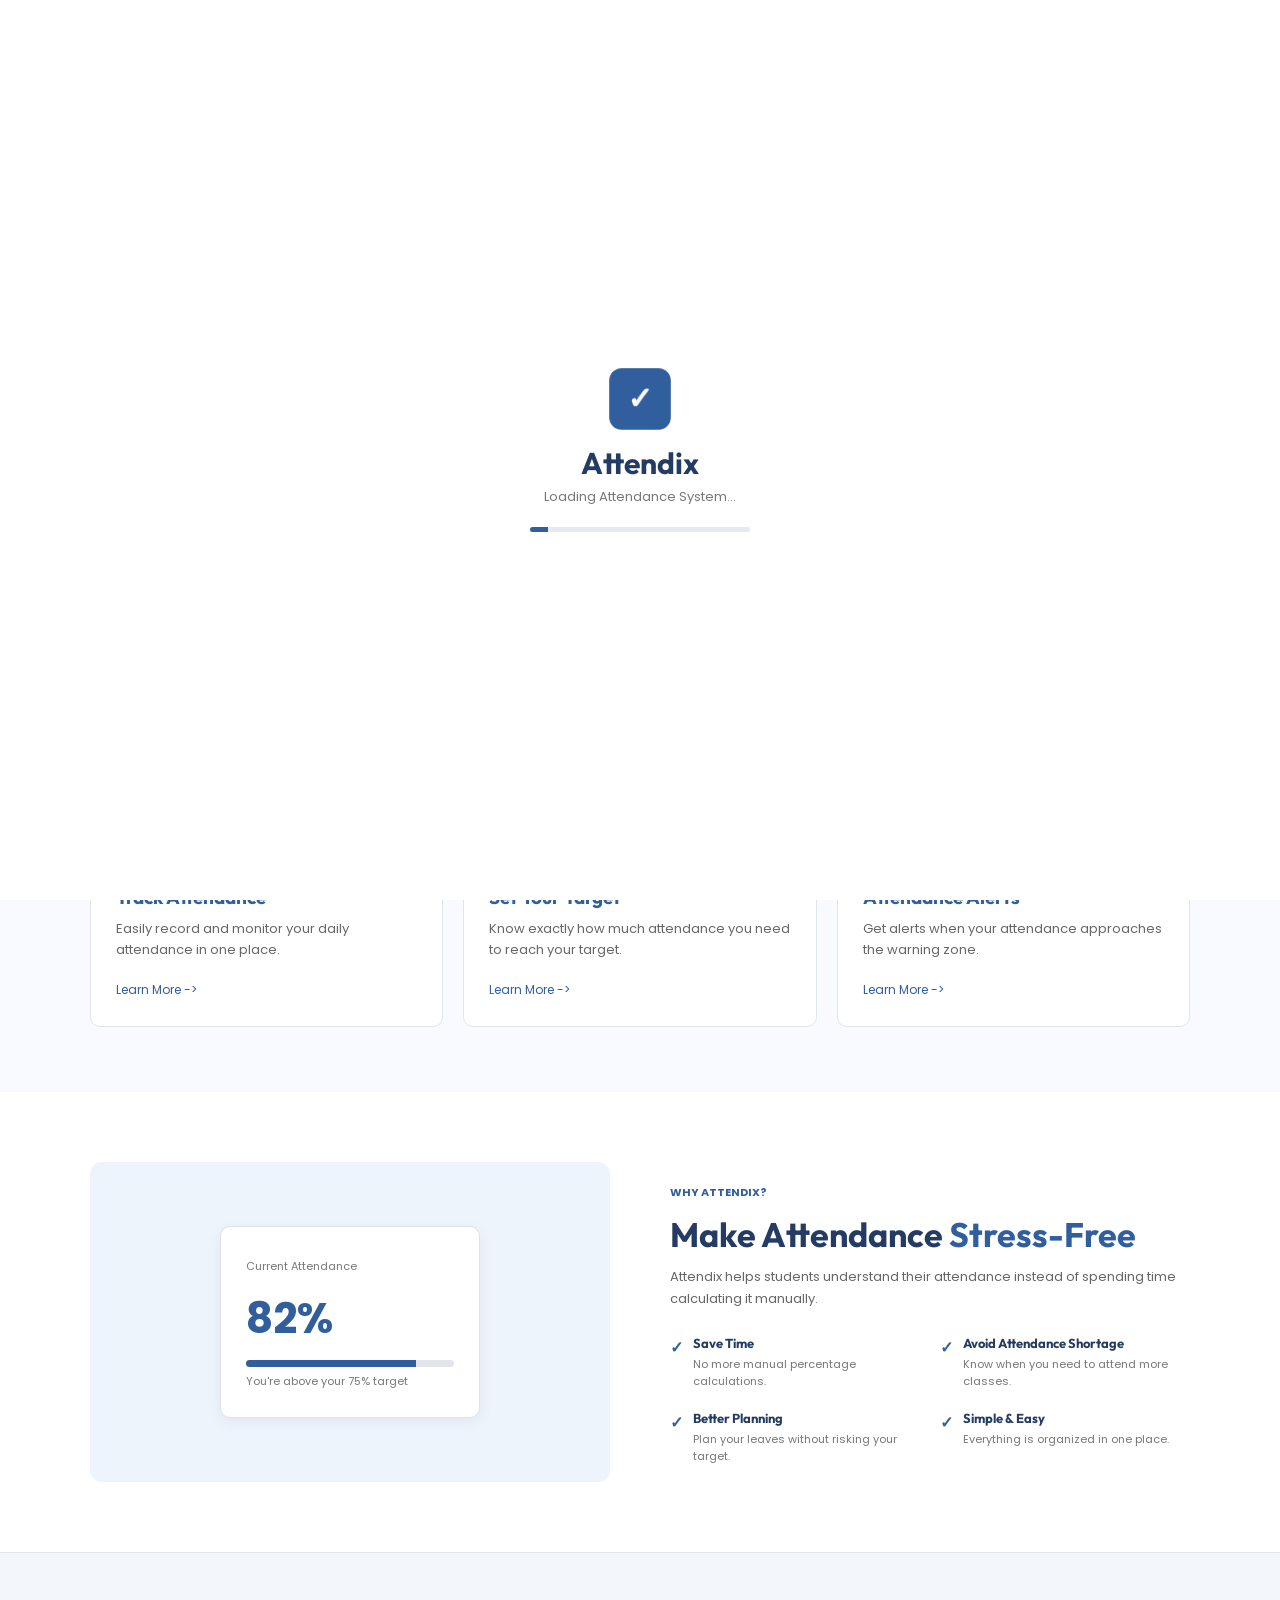
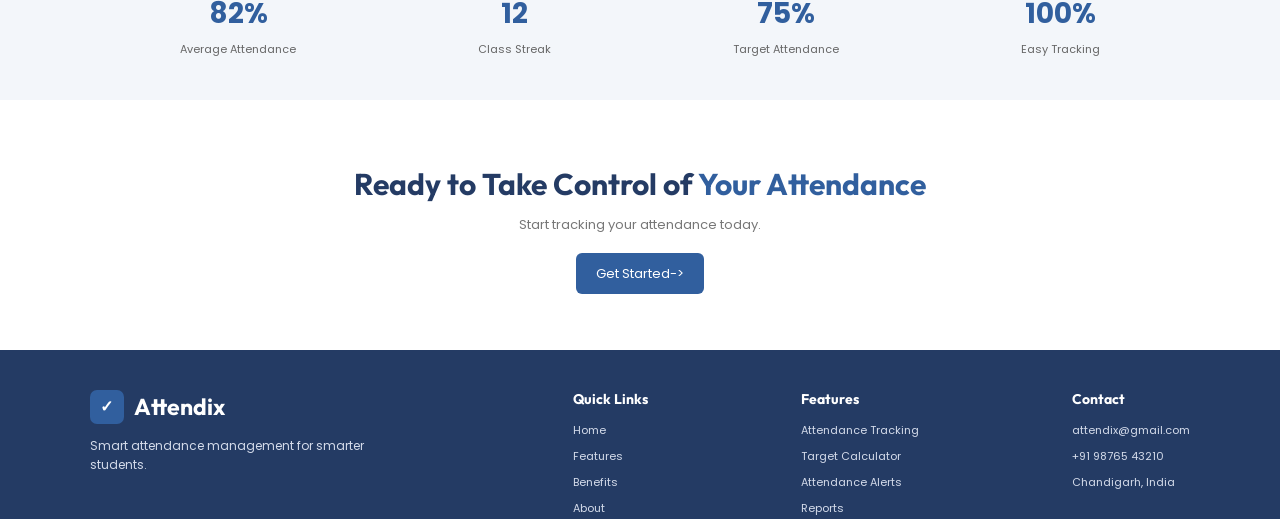
<file: index.html>
<!DOCTYPE html>
<html>
<head>
    <meta charset="UTF-8">
    <meta http-equiv="refresh" content="0; url=HTML/website.html">
    <title>Attendix</title>
</head>
<body>
    <a href="HTML/website.html">Open Attendix</a>
</body>
</html>
</file>
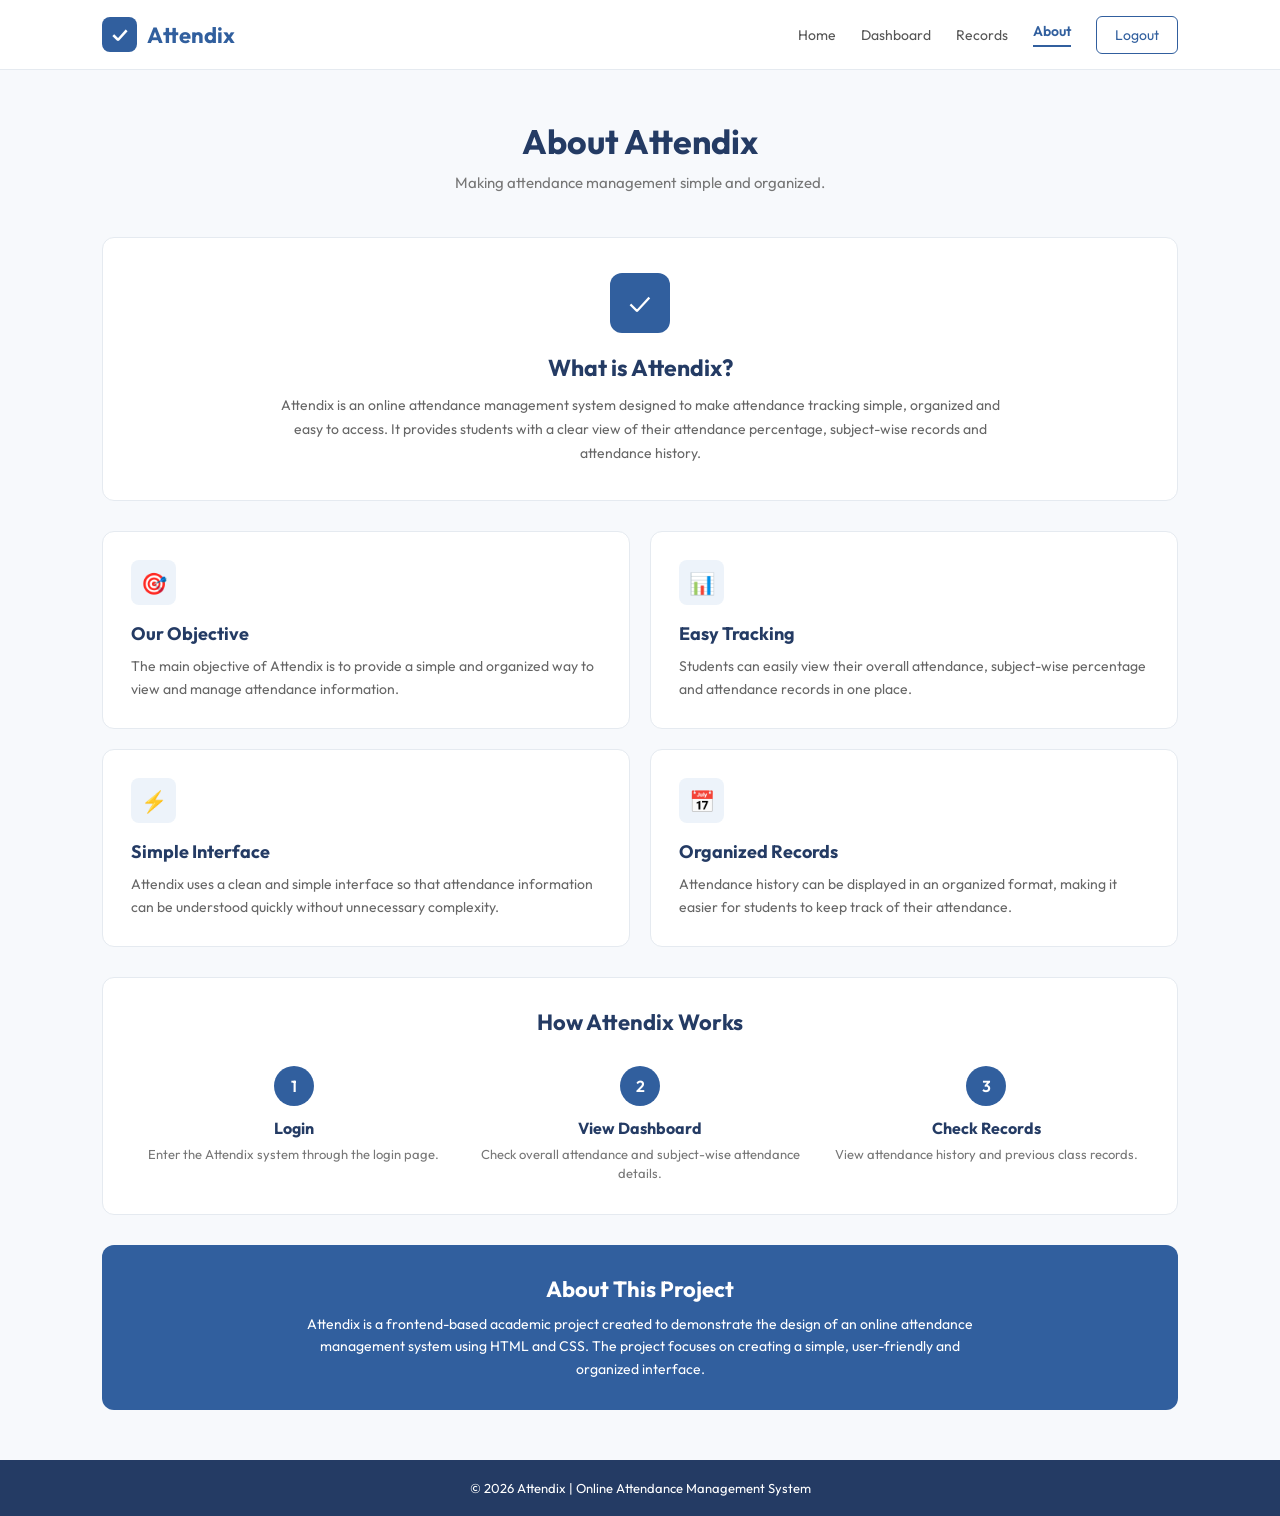
<file: CSS/about.html>
<!DOCTYPE html>
<html lang="en">

<head>

    <meta charset="UTF-8">
    <meta name="viewport" content="width=device-width, initial-scale=1.0">

    <title>Attendix - About</title>

    <link rel="preconnect" href="https://fonts.googleapis.com">
    <link rel="preconnect" href="https://fonts.gstatic.com" crossorigin>

    <link href="https://fonts.googleapis.com/css2?family=Outfit:wght@400;500;600;700&display=swap" rel="stylesheet">

    <style>

        * {
            margin: 0;
            padding: 0;
            box-sizing: border-box;
            font-family: 'Outfit', sans-serif;
        }

        body {
            background-color: #f7f9fc;
            color: #243b64;
        }


        /* NAVBAR */

        .navbar {
            height: 70px;
            background-color: white;

            display: flex;
            align-items: center;
            justify-content: space-between;

            padding: 0 8%;

            border-bottom: 1px solid #e5eaf0;
        }

        .logo {
            display: flex;
            align-items: center;
            gap: 10px;

            font-size: 22px;
            font-weight: 700;

            color: #315f9e;
        }

        .logo-box {
            width: 35px;
            height: 35px;

            background-color: #315f9e;
            color: white;

            border-radius: 8px;

            display: flex;
            align-items: center;
            justify-content: center;

            font-size: 19px;
        }

        .nav-links {
            display: flex;
            align-items: center;
            gap: 25px;
        }

        .nav-links a {
            text-decoration: none;
            color: #555;
            font-size: 14px;
        }

        .nav-links a:hover {
            color: #315f9e;
        }

        .nav-links a.active {
        color: #315f9e;
        font-weight: 600;
        border-bottom: 2px solid #315f9e;
        padding-bottom: 5px;
    }

        .logout {
            padding: 9px 18px;

            border: 1px solid #315f9e;
            border-radius: 6px;

            color: #315f9e !important;
        }

        .logout:hover {
            background-color: #315f9e;
            color: white !important;
        }


        /* MAIN */

        .container {
            width: 84%;
            max-width: 1100px;

            margin: 50px auto;
        }


        /* HEADING */

        .page-heading {
            text-align: center;

            margin-bottom: 45px;
        }

        .page-heading h1 {
            font-size: 34px;

            margin-bottom: 10px;
        }

        .page-heading p {
            color: #777;

            font-size: 15px;
        }


        /* INTRODUCTION */

        .intro {
            background-color: white;

            border: 1px solid #e5eaf0;

            border-radius: 12px;

            padding: 35px;

            text-align: center;

            margin-bottom: 30px;
        }

        .intro-icon {
            width: 60px;
            height: 60px;

            background-color: #315f9e;

            color: white;

            border-radius: 12px;

            display: flex;
            align-items: center;
            justify-content: center;

            margin: 0 auto 20px;

            font-size: 28px;
        }

        .intro h2 {
            font-size: 23px;

            margin-bottom: 12px;
        }

        .intro p {
            max-width: 750px;

            margin: auto;

            color: #666;

            line-height: 1.7;

            font-size: 14px;
        }


        /* CARDS */

        .cards {
            display: grid;

            grid-template-columns: repeat(2, 1fr);

            gap: 20px;

            margin-bottom: 30px;
        }

        .card {
            background-color: white;

            border: 1px solid #e5eaf0;

            border-radius: 12px;

            padding: 28px;
        }

        .card-icon {
            width: 45px;
            height: 45px;

            background-color: #edf3fa;

            color: #315f9e;

            border-radius: 8px;

            display: flex;
            align-items: center;
            justify-content: center;

            font-size: 21px;

            margin-bottom: 17px;
        }

        .card h3 {
            font-size: 18px;

            margin-bottom: 10px;
        }

        .card p {
            color: #666;

            font-size: 14px;

            line-height: 1.6;
        }


        /* HOW IT WORKS */

        .how-it-works {
            background-color: white;

            border: 1px solid #e5eaf0;

            border-radius: 12px;

            padding: 30px;

            margin-bottom: 30px;
        }

        .how-it-works h2 {
            text-align: center;

            font-size: 22px;

            margin-bottom: 30px;
        }

        .steps {
            display: grid;

            grid-template-columns: repeat(3, 1fr);

            gap: 25px;
        }

        .step {
            text-align: center;
        }

        .step-number {
            width: 40px;
            height: 40px;

            background-color: #315f9e;

            color: white;

            border-radius: 50%;

            display: flex;
            align-items: center;
            justify-content: center;

            margin: 0 auto 12px;

            font-weight: 600;
        }

        .step h3 {
            font-size: 16px;

            margin-bottom: 7px;
        }

        .step p {
            color: #777;

            font-size: 13px;

            line-height: 1.5;
        }


        /* PROJECT INFO */

        .project-info {
            background-color: #315f9e;

            color: white;

            border-radius: 12px;

            padding: 30px;

            text-align: center;
        }

        .project-info h2 {
            font-size: 22px;

            margin-bottom: 10px;
        }

        .project-info p {
            font-size: 14px;

            line-height: 1.6;

            max-width: 700px;

            margin: auto;
        }


        /* FOOTER */

        footer {
            background-color: #243b64;

            color: white;

            text-align: center;

            padding: 20px;

            margin-top: 50px;
        }

        footer p {
            font-size: 13px;
        }


        /* RESPONSIVE */

        @media (max-width: 800px) {

            .navbar {
                padding: 0 5%;
            }

            .nav-links {
                gap: 10px;
            }

            .container {
                width: 90%;
            }

            .cards {
                grid-template-columns: 1fr;
            }

            .steps {
                grid-template-columns: 1fr;
            }

        }

    </style>

</head>


<body>


    <!-- NAVBAR -->

    <nav class="navbar">

        <div class="logo">

            <div class="logo-box">
                ✓
            </div>

            Attendix

        </div>


        <div class="nav-links">

            <a href="website.html">
                Home
            </a>

            <a href="dashboard.html">
                Dashboard
            </a>

            <a href="attendance.html">
                Records
            </a>

            <a href="about.html" class="active">
                About
            </a>

            <a href="login.html" class="logout">
                Logout
            </a>

        </div>

    </nav>



    <!-- MAIN CONTENT -->

    <div class="container">


        <!-- HEADING -->

        <div class="page-heading">

            <h1>
                About Attendix
            </h1>

            <p>
                Making attendance management simple and organized.
            </p>

        </div>



        <!-- INTRODUCTION -->

        <div class="intro">

            <div class="intro-icon">
                ✓
            </div>

            <h2>
                What is Attendix?
            </h2>

            <p>
                Attendix is an online attendance management system
                designed to make attendance tracking simple, organized
                and easy to access. It provides students with a clear
                view of their attendance percentage, subject-wise
                records and attendance history.
            </p>

        </div>



        <!-- CARDS -->

        <div class="cards">


            <div class="card">

                <div class="card-icon">
                    🎯
                </div>

                <h3>
                    Our Objective
                </h3>

                <p>
                    The main objective of Attendix is to provide a
                    simple and organized way to view and manage
                    attendance information.
                </p>

            </div>



            <div class="card">

                <div class="card-icon">
                    📊
                </div>

                <h3>
                    Easy Tracking
                </h3>

                <p>
                    Students can easily view their overall attendance,
                    subject-wise percentage and attendance records
                    in one place.
                </p>

            </div>



            <div class="card">

                <div class="card-icon">
                    ⚡
                </div>

                <h3>
                    Simple Interface
                </h3>

                <p>
                    Attendix uses a clean and simple interface so that
                    attendance information can be understood quickly
                    without unnecessary complexity.
                </p>

            </div>



            <div class="card">

                <div class="card-icon">
                    📅
                </div>

                <h3>
                    Organized Records
                </h3>

                <p>
                    Attendance history can be displayed in an organized
                    format, making it easier for students to keep track
                    of their attendance.
                </p>

            </div>


        </div>



        <!-- HOW IT WORKS -->

        <div class="how-it-works">

            <h2>
                How Attendix Works
            </h2>


            <div class="steps">


                <div class="step">

                    <div class="step-number">
                        1
                    </div>

                    <h3>
                        Login
                    </h3>

                    <p>
                        Enter the Attendix system through
                        the login page.
                    </p>

                </div>



                <div class="step">

                    <div class="step-number">
                        2
                    </div>

                    <h3>
                        View Dashboard
                    </h3>

                    <p>
                        Check overall attendance and
                        subject-wise attendance details.
                    </p>

                </div>



                <div class="step">

                    <div class="step-number">
                        3
                    </div>

                    <h3>
                        Check Records
                    </h3>

                    <p>
                        View attendance history and
                        previous class records.
                    </p>

                </div>


            </div>

        </div>



        <!-- PROJECT INFORMATION -->

        <div class="project-info">

            <h2>
                About This Project
            </h2>

            <p>
                Attendix is a frontend-based academic project
                created to demonstrate the design of an online
                attendance management system using HTML and CSS.
                The project focuses on creating a simple,
                user-friendly and organized interface.
            </p>

        </div>


    </div>



    <!-- FOOTER -->

    <footer>

        <p>
            ©️ 2026 Attendix | Online Attendance Management System
        </p>

    </footer>
    <script src="app.js" defer></script>


</body>

</html>
</file>
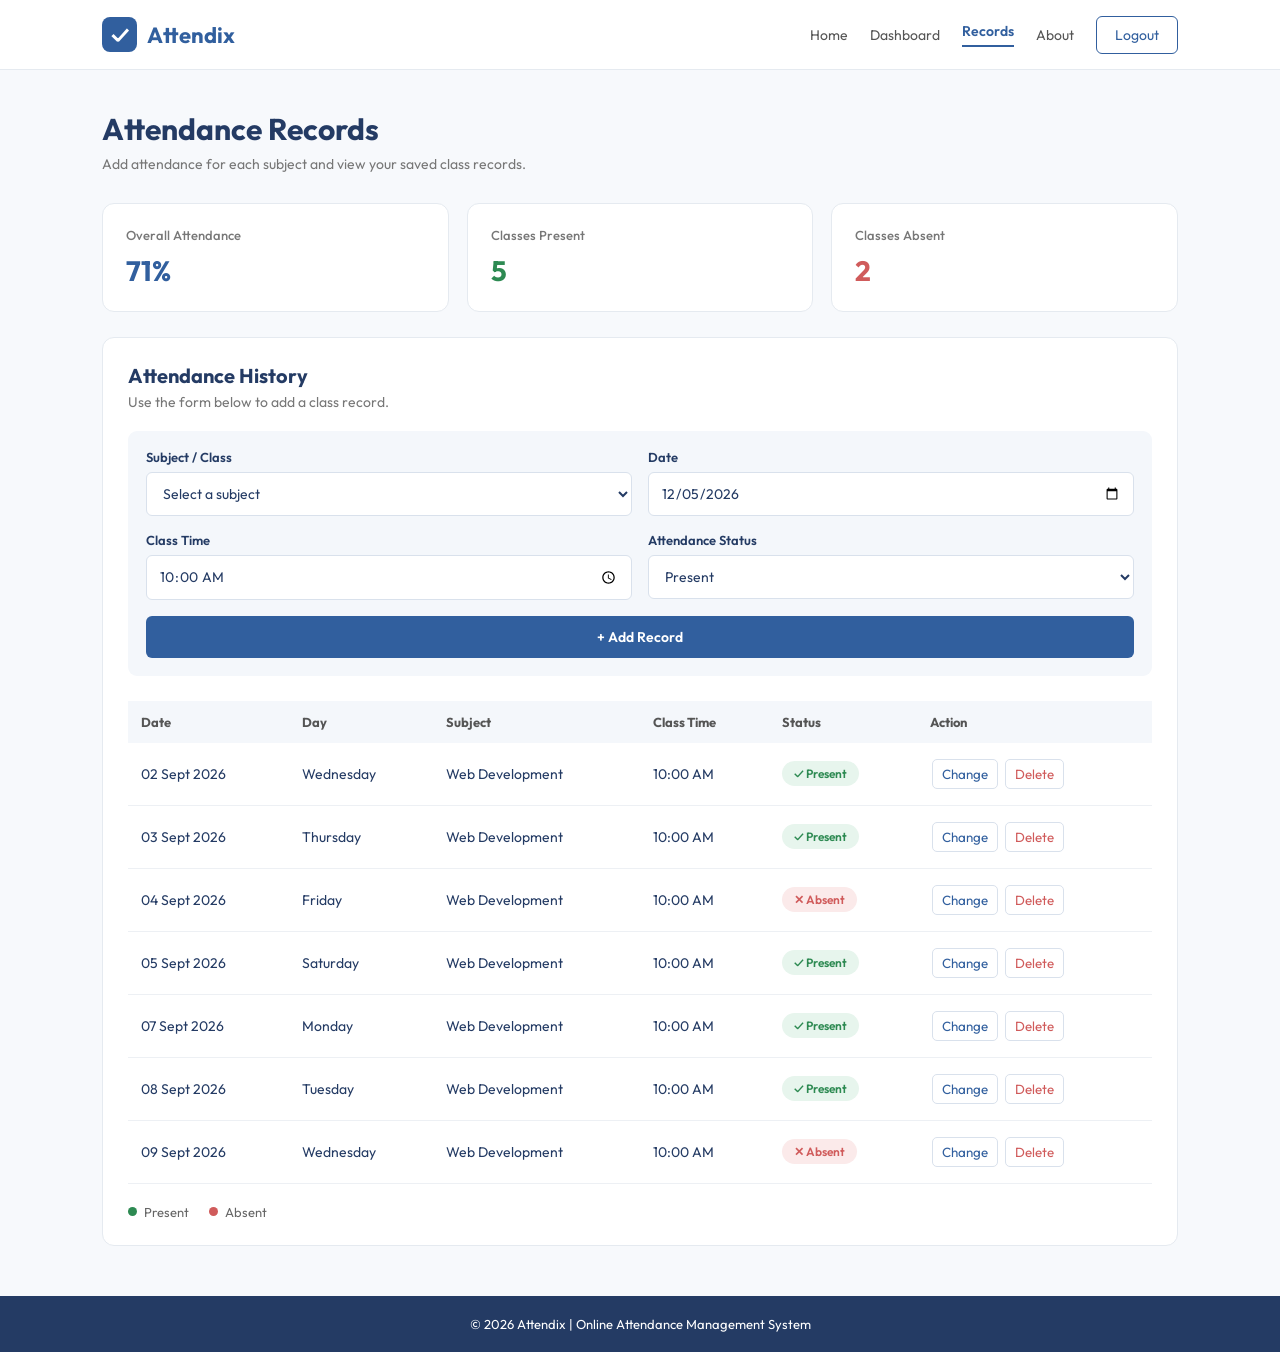
<file: CSS/attendance.html>
<!DOCTYPE html>
<html lang="en">
<head>
    <meta charset="UTF-8">
    <meta name="viewport" content="width=device-width, initial-scale=1.0">
    <title>Attendix - Attendance Records</title>

    <link rel="preconnect" href="https://fonts.googleapis.com">
    <link rel="preconnect" href="https://fonts.gstatic.com" crossorigin>
    <link href="https://fonts.googleapis.com/css2?family=Outfit:wght@400;500;600;700&display=swap" rel="stylesheet">

    <style>
        * {
            margin: 0;
            padding: 0;
            box-sizing: border-box;
            font-family: 'Outfit', sans-serif;
        }

        body {
            background: #f7f9fc;
            color: #243b64;
        }

        .navbar {
            min-height: 70px;
            background: white;
            display: flex;
            align-items: center;
            justify-content: space-between;
            padding: 15px 8%;
            border-bottom: 1px solid #e5eaf0;
            gap: 20px;
        }

        .logo {
            display: flex;
            align-items: center;
            gap: 10px;
            font-size: 22px;
            font-weight: 700;
            color: #315f9e;
        }

        .logo-box {
            width: 35px;
            height: 35px;
            background: #315f9e;
            color: white;
            border-radius: 8px;
            display: flex;
            align-items: center;
            justify-content: center;
        }

        .nav-links {
            display: flex;
            align-items: center;
            gap: 22px;
            flex-wrap: wrap;
        }

        .nav-links a {
            text-decoration: none;
            color: #555;
            font-size: 14px;
        }

        .nav-links a:hover,
        .nav-links a.active {
            color: #315f9e;
        }

        .nav-links a.active {
            font-weight: 600;
            border-bottom: 2px solid #315f9e;
            padding-bottom: 5px;
        }

        .logout {
            padding: 9px 18px;
            border: 1px solid #315f9e;
            border-radius: 6px;
            color: #315f9e !important;
        }

        .logout:hover {
            background: #315f9e;
            color: white !important;
        }

        .container {
            width: 84%;
            max-width: 1150px;
            margin: 40px auto;
        }

        .page-heading {
            margin-bottom: 30px;
        }

        .page-heading h1 {
            font-size: 30px;
            margin-bottom: 7px;
        }

        .page-heading p,
        .records-header p {
            color: #777;
            font-size: 14px;
            margin-top: 5px;
        }

        .summary {
            display: grid;
            grid-template-columns: repeat(3, 1fr);
            gap: 18px;
            margin-bottom: 25px;
        }

        .summary-card {
            background: white;
            border: 1px solid #e5eaf0;
            border-radius: 12px;
            padding: 23px;
        }

        .summary-card h4 {
            color: #777;
            font-size: 13px;
            font-weight: 500;
            margin-bottom: 10px;
        }

        .summary-card h2 {
            font-size: 28px;
        }

        .present-number {
            color: #2d8a52;
        }

        .absent-number {
            color: #d05b5b;
        }

        .overall-number {
            color: #315f9e;
        }

        .records-section {
            background: white;
            border: 1px solid #e5eaf0;
            border-radius: 12px;
            padding: 25px;
        }

        .records-header {
            margin-bottom: 20px;
        }

        .records-header h2 {
            font-size: 20px;
        }

        .record-form {
            display: grid;
            grid-template-columns: repeat(2, minmax(0, 1fr));
            gap: 16px;
            background: #f4f7fb;
            padding: 18px;
            border-radius: 9px;
            margin-bottom: 25px;
        }

        .form-field {
            display: flex;
            flex-direction: column;
            gap: 7px;
        }

        .form-field label {
            font-size: 13px;
            font-weight: 600;
            color: #243b64;
        }

        .form-field input,
        .form-field select {
            width: 100%;
            padding: 11px 12px;
            border: 1px solid #d9e1ec;
            border-radius: 6px;
            background: white;
            color: #243b64;
            font-size: 14px;
            outline: none;
        }

        .form-field input:focus,
        .form-field select:focus {
            border-color: #315f9e;
        }

        .add-record-btn {
            grid-column: 1 / -1;
            border: none;
            border-radius: 6px;
            padding: 12px 16px;
            background: #315f9e;
            color: white;
            font-size: 14px;
            font-weight: 600;
            cursor: pointer;
        }

        .add-record-btn:hover {
            background: #243b64;
        }

        .table-wrapper {
            width: 100%;
            overflow-x: auto;
        }

        table {
            width: 100%;
            border-collapse: collapse;
        }

        th {
            text-align: left;
            padding: 13px;
            background: #f4f7fb;
            color: #555;
            font-size: 13px;
            white-space: nowrap;
        }

        td {
            padding: 14px 13px;
            border-bottom: 1px solid #edf0f4;
            font-size: 14px;
            white-space: nowrap;
        }

        .present,
        .absent {
            display: inline-block;
            padding: 5px 12px;
            border-radius: 20px;
            font-size: 12px;
            font-weight: 600;
        }

        .present {
            background: #e7f5ed;
            color: #2d8a52;
        }

        .absent {
            background: #fbeaea;
            color: #d05b5b;
        }

        .toggle-record,
        .delete-record {
            border: 1px solid #d9e1ec;
            border-radius: 5px;
            padding: 6px 9px;
            margin: 2px;
            background: white;
            color: #315f9e;
            cursor: pointer;
        }

        .delete-record {
            color: #d05b5b;
        }

        .legend {
            display: flex;
            gap: 20px;
            margin-top: 20px;
            font-size: 13px;
            color: #666;
        }

        .legend span {
            display: flex;
            align-items: center;
            gap: 7px;
        }

        .dot {
            width: 9px;
            height: 9px;
            border-radius: 50%;
        }

        .green-dot {
            background: #2d8a52;
        }

        .red-dot {
            background: #d05b5b;
        }

        .empty-message {
            text-align: center;
            padding: 25px;
            color: #777;
        }

        footer {
            background: #243b64;
            color: white;
            text-align: center;
            padding: 20px;
            margin-top: 50px;
        }

        footer p {
            font-size: 13px;
        }

        @media (max-width: 800px) {
            .navbar {
                padding: 15px 5%;
                flex-direction: column;
                align-items: flex-start;
            }

            .nav-links {
                gap: 12px;
            }

            .container {
                width: 90%;
            }

            .summary {
                grid-template-columns: 1fr;
            }

            .record-form {
                grid-template-columns: 1fr;
            }

            .records-section {
                padding: 18px;
            }
        }
    </style>
</head>

<body>
    <nav class="navbar">
        <div class="logo">
            <div class="logo-box">✓</div>
            Attendix
        </div>

        <div class="nav-links">
            <a href="website.html">Home</a>
            <a href="dashboard.html">Dashboard</a>
            <a href="attendance.html" class="active">Records</a>
            <a href="about.html">About</a>
            <a href="login.html" class="logout">Logout</a>
        </div>
    </nav>

    <main class="container">
        <div class="page-heading">
            <h1>Attendance Records</h1>
            <p>Add attendance for each subject and view your saved class records.</p>
        </div>

        <div class="summary">
            <div class="summary-card">
                <h4>Overall Attendance</h4>
                <h2 class="overall-number" id="overallAttendance">0%</h2>
            </div>

            <div class="summary-card">
                <h4>Classes Present</h4>
                <h2 class="present-number" id="classesPresent">0</h2>
            </div>

            <div class="summary-card">
                <h4>Classes Absent</h4>
                <h2 class="absent-number" id="classesAbsent">0</h2>
            </div>
        </div>

        <section class="records-section">
            <div class="records-header">
                <h2>Attendance History</h2>
                <p>Use the form below to add a class record.</p>
            </div>

            <form id="attendanceForm" class="record-form">
                <div class="form-field">
                    <label for="recordSubject">Subject / Class</label>
                    <select id="recordSubject" name="subject" required>
                        <option value="">Select a subject</option>
                        <option value="Web Development">Web Development</option>
                        <option value="Java">Java</option>
                        <option value="DBMS">DBMS</option>
                        <option value="Python">Python</option>
                    </select>
                </div>

                <div class="form-field">
                    <label for="recordDate">Date</label>
                    <input type="date" id="recordDate" name="date" required>
                </div>

                <div class="form-field">
                    <label for="recordTime">Class Time</label>
                    <input type="time" id="recordTime" name="time" value="10:00" required>
                </div>

                <div class="form-field">
                    <label for="recordStatus">Attendance Status</label>
                    <select id="recordStatus" name="status" required>
                        <option value="Present">Present</option>
                        <option value="Absent">Absent</option>
                    </select>
                </div>

                <button type="submit" class="add-record-btn">+ Add Record</button>
            </form>

            <div class="table-wrapper">
                <table>
                    <thead>
                        <tr>
                            <th>Date</th>
                            <th>Day</th>
                            <th>Subject</th>
                            <th>Class Time</th>
                            <th>Status</th>
                            <th>Action</th>
                        </tr>
                    </thead>
                    <tbody id="recordsTableBody"></tbody>
                </table>
            </div>

            <div class="legend">
                <span><span class="dot green-dot"></span>Present</span>
                <span><span class="dot red-dot"></span>Absent</span>
            </div>
        </section>
    </main>

    <footer>
        <p>© 2026 Attendix | Online Attendance Management System</p>
    </footer>

    <script src="app.js" defer></script>
</body>
</html>
</file>
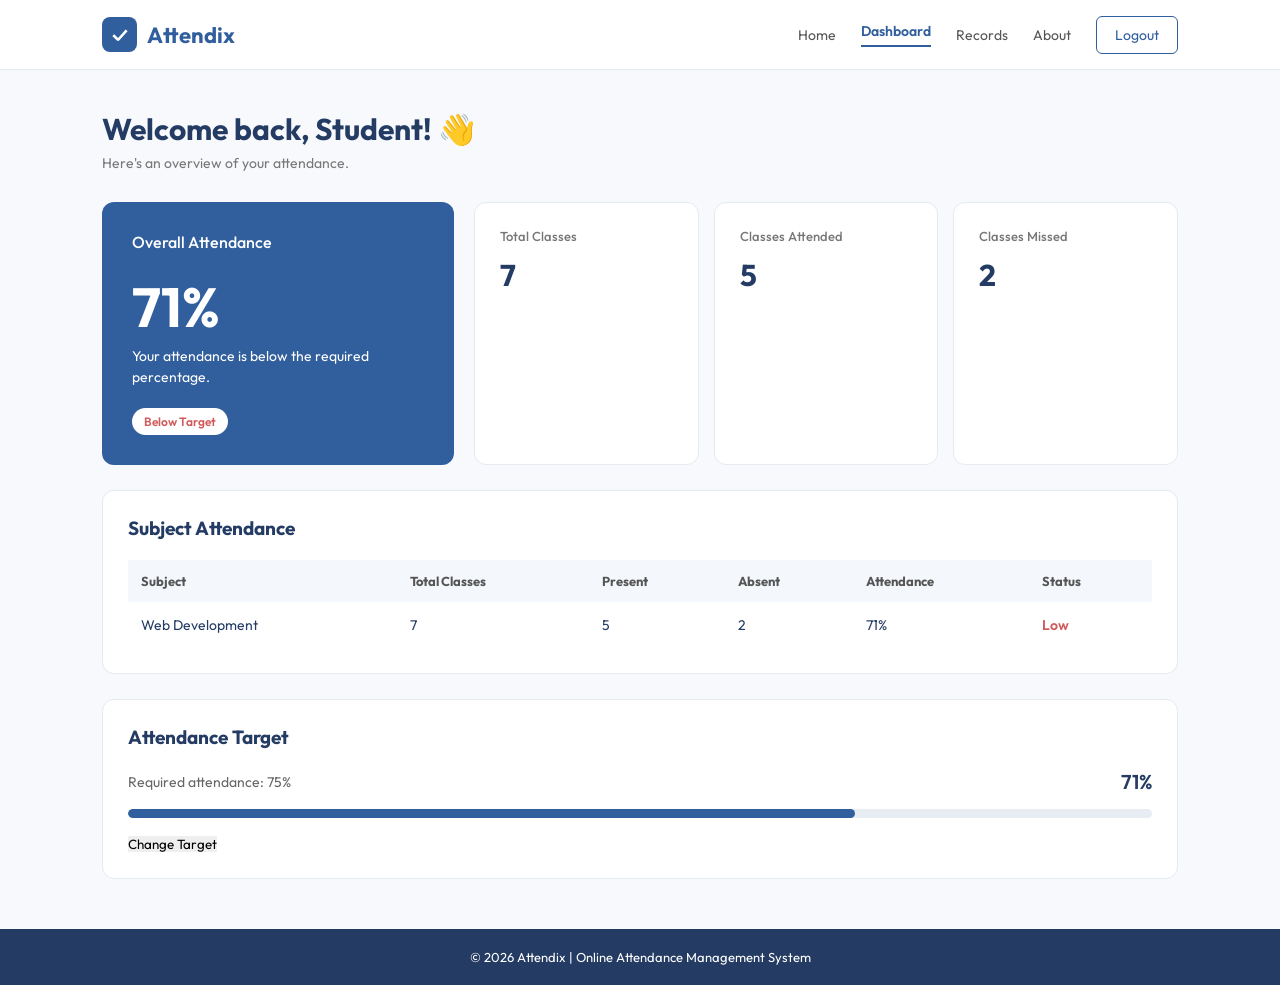
<file: CSS/dashboard.html>
<!DOCTYPE html>
<html lang="en">
<head>
    <meta charset="UTF-8">
    <meta name="viewport" content="width=device-width, initial-scale=1.0">
    <title>Attendix - Dashboard</title>
    <link rel="preconnect" href="https://fonts.googleapis.com">
    <link rel="preconnect" href="https://fonts.gstatic.com" crossorigin>
    <link href="https://fonts.googleapis.com/css2?family=Outfit:wght@400;500;600;700&display=swap" rel="stylesheet">
    <style>
        * {
            margin: 0;
            padding: 0;
            box-sizing: border-box;
            font-family: 'Outfit', sans-serif;
        }
        body {
            background-color: #f7f9fc;
            color: #243b64;
        }
        /* NAVBAR */
        .navbar {
            height: 70px;
            background-color: white;
            display: flex;
            align-items: center;
            justify-content: space-between;
            padding: 0 8%;
            border-bottom: 1px solid #e5eaf0;
        }
        .logo {
            display: flex;
            align-items: center;
            gap: 10px;
            font-size: 22px;
            font-weight: 700;
            color: #315f9e;
        }
        .logo-box {
            width: 35px;
            height: 35px;
            background-color: #315f9e;
            color: white;
            border-radius: 8px;
            display: flex;
            align-items: center;
            justify-content: center;
            font-size: 19px;
        }
        .nav-links {
            display: flex;
            align-items: center;
            gap: 25px;
        }
        .nav-links a {
            text-decoration: none;
            color: #555;
            font-size: 14px;
        }
        .nav-links a:hover {
            color: #315f9e;
        }
        .nav-links a.active {
        color: #315f9e;
        font-weight: 600;
        border-bottom: 2px solid #315f9e;
        padding-bottom: 5px;
       }
        .logout {
            padding: 9px 18px;
            border: 1px solid #315f9e;
            border-radius: 6px;
            color: #315f9e !important;
        }
        .logout:hover {
            background-color: #315f9e;
            color: white !important;
        }
        .container {
            width: 84%;
            max-width: 1150px;
            margin: 40px auto;
        }
        .welcome {
            margin-bottom: 30px;
        }
        .welcome h1 {
            font-size: 30px;
            margin-bottom: 6px;
        }
        .welcome p {
            color: #777;
            font-size: 14px;
        }
        .top-section {
            display: grid;
            grid-template-columns: 1fr 2fr;
            gap: 20px;
            margin-bottom: 25px;
        }
        .attendance-card {
            background-color: #315f9e;
            color: white;
            padding: 30px;
            border-radius: 12px;
        }
        .attendance-card h3 {
            font-size: 16px;
            font-weight: 500;
            margin-bottom: 20px;
        }
        .percentage {
            font-size: 55px;
            font-weight: 700;
        }

        .attendance-card p {
            margin-top: 5px;
            font-size: 14px;
            line-height: 1.5;
        }

        .status {
            display: inline-block;
            margin-top: 20px;
            padding: 6px 12px;
            background-color: white;
            color: #315f9e;
            border-radius: 20px;
            font-size: 12px;
            font-weight: 600;
        }


        /* SUMMARY CARDS */

        .summary {
            display: grid;
            grid-template-columns: repeat(3, 1fr);
            gap: 15px;
        }

        .summary-card {
            background-color: white;
            padding: 25px;
            border-radius: 12px;
            border: 1px solid #e5eaf0;
        }

        .summary-card h4 {
            color: #777;
            font-size: 13px;
            font-weight: 500;
            margin-bottom: 12px;
        }

        .summary-card h2 {
            font-size: 30px;
            color: #243b64;
        }


        /* GENERAL SECTION */

        .section {
            background-color: white;
            border: 1px solid #e5eaf0;
            border-radius: 12px;
            padding: 25px;
            margin-bottom: 25px;
        }

        .section-title {
            font-size: 19px;
            margin-bottom: 20px;
        }


        /* TABLE */

        table {
            width: 100%;
            border-collapse: collapse;
        }

        th {
            text-align: left;
            padding: 13px;
            background-color: #f4f7fb;
            font-size: 13px;
            color: #555;
        }

        td {
            padding: 14px 13px;
            border-bottom: 1px solid #edf0f4;
            font-size: 14px;
        }

        tr:last-child td {
            border-bottom: none;
        }

        .good {
            color: #2d8a52;
            font-weight: 600;
        }

        .low {
            color: #d05b5b;
            font-weight: 600;
        }


        /* ATTENDANCE TARGET */

        .target-box {
            display: flex;
            justify-content: space-between;
            align-items: center;
            margin-bottom: 15px;
        }

        .target-box p {
            color: #666;
            font-size: 14px;
        }

        .target-percentage {
            font-size: 20px;
            font-weight: 600;
        }

        .progress {
            height: 9px;
            background-color: #e8edf3;
            border-radius: 10px;
            overflow: hidden;
        }

        .progress-bar {
            height: 100%;
            width: 82%;
            background-color: #315f9e;
            border-radius: 10px;
        }


        /* FOOTER */

        footer {
            background-color: #243b64;
            color: white;
            text-align: center;
            padding: 20px;
            margin-top: 50px;
        }

        footer p {
            font-size: 13px;
        }


        /* RESPONSIVE */

        @media (max-width: 800px) {

            .navbar {
                padding: 0 5%;
            }

            .nav-links {
                gap: 10px;
            }

            .container {
                width: 90%;
            }

            .top-section {
                grid-template-columns: 1fr;
            }

            .summary {
                grid-template-columns: 1fr;
            }

            table {
                font-size: 12px;
            }

        }

    </style>

</head>


<body>


    <!-- NAVBAR -->

    <nav class="navbar">

        <div class="logo">

            <div class="logo-box">
                ✓
            </div>

            Attendix

        </div>


        <div class="nav-links">

            <a href="website.html">
                Home
            </a>

            <a href="dashboard.html" class="active">
                Dashboard
            </a>

            <a href="attendance.html">
                Records
            </a>

            <a href="about.html">
                About
            </a>

            <a href="login.html" class="logout">
                Logout
            </a>

        </div>

    </nav>



    <!-- MAIN CONTENT -->

    <div class="container">


        <!-- WELCOME -->

        <div class="welcome">

            <h1>
                Welcome back, Student! 👋
            </h1>

            <p>
                Here's an overview of your attendance.
            </p>

        </div>



        <!-- TOP SECTION -->

        <div class="top-section">


            <!-- OVERALL ATTENDANCE -->

            <div class="attendance-card">

                <h3>
                    Overall Attendance
                </h3>

                <div class="percentage">
                    82%
                </div>

                <p>
                    Your attendance is above the required percentage.
                </p>

                <span class="status">
                    Above Target
                </span>

            </div>



            <!-- SUMMARY -->

            <div class="summary">


                <div class="summary-card">

                    <h4>
                        Total Classes
                    </h4>

                    <h2>
                        50
                    </h2>

                </div>


                <div class="summary-card">

                    <h4>
                        Classes Attended
                    </h4>

                    <h2>
                        41
                    </h2>

                </div>


                <div class="summary-card">

                    <h4>
                        Classes Missed
                    </h4>

                    <h2>
                        9
                    </h2>

                </div>


            </div>

        </div>



        <!-- SUBJECT ATTENDANCE -->

        <div class="section">

            <h2 class="section-title">
                Subject Attendance
            </h2>


            <table>

                <tr>

                    <th>
                        Subject
                    </th>

                    <th>
                        Total Classes
                    </th>

                    <th>
                        Present
                    </th>

                    <th>
                        Absent
                    </th>

                    <th>
                        Attendance
                    </th>

                    <th>
                        Status
                    </th>

                </tr>


                <tr>

                    <td>
                        Web Development
                    </td>

                    <td>
                        20
                    </td>

                    <td>
                        18
                    </td>

                    <td>
                        2
                    </td>

                    <td>
                        90%
                    </td>

                    <td class="good">
                        Good
                    </td>

                </tr>


                <tr>

                    <td>
                        Java
                    </td>

                    <td>
                        15
                    </td>

                    <td>
                        12
                    </td>

                    <td>
                        3
                    </td>

                    <td>
                        80%
                    </td>

                    <td class="good">
                        Good
                    </td>

                </tr>


                <tr>

                    <td>
                        DBMS
                    </td>

                    <td>
                        10
                    </td>

                    <td>
                        8
                    </td>

                    <td>
                        2
                    </td>

                    <td>
                        80%
                    </td>

                    <td class="good">
                        Good
                    </td>

                </tr>


                <tr>

                    <td>
                        Python
                    </td>

                    <td>
                        12
                    </td>

                    <td>
                        8
                    </td>

                    <td>
                        4
                    </td>

                    <td>
                        67%
                    </td>

                    <td class="low">
                        Low
                    </td>

                </tr>

            </table>

        </div>



        <!-- ATTENDANCE TARGET -->

        <div class="section">

            <h2 class="section-title">
                Attendance Target
            </h2>


            <div class="target-box">

                <p>
                    Required attendance: 75%
                </p>

                <div class="target-percentage">
                    82%
                </div>

            </div>


            <div class="progress">

                <div class="progress-bar"></div>

            </div>

        </div>


    </div>



    <!-- FOOTER -->

    <footer>

        <p>
            ©️ 2026 Attendix | Online Attendance Management System
        </p>

    </footer>
    <script src="app.js" defer></script>

</body>

</html>
</file>
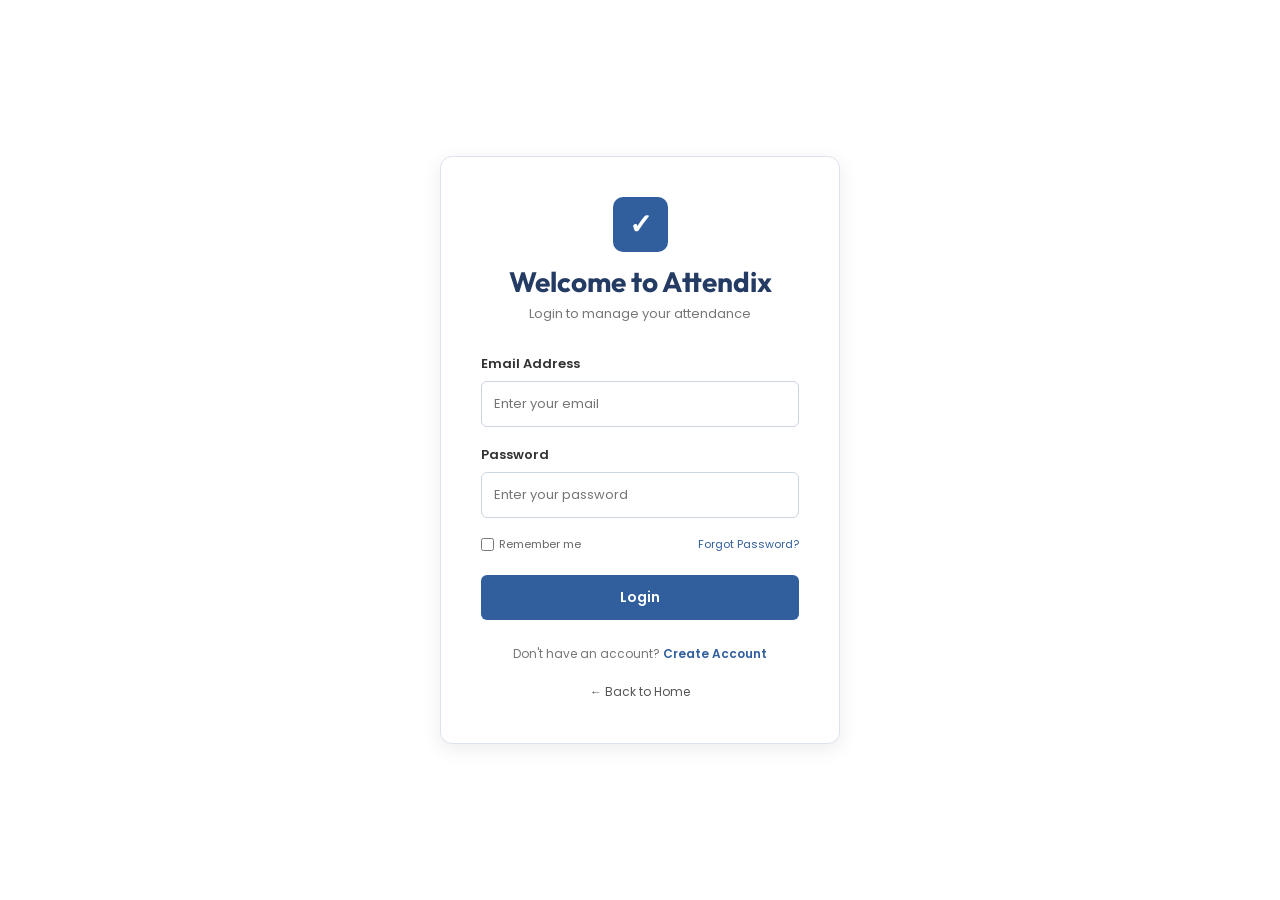
<file: CSS/login.html>
<!DOCTYPE html>
<html lang="en">

<head>

    <meta charset="UTF-8">

    <meta name="viewport" content="width=device-width, initial-scale=1.0">

    <title>Attendix - Login</title>

    <link rel="preconnect" href="https://fonts.googleapis.com">

    <link rel="preconnect" href="https://fonts.gstatic.com" crossorigin>

    <link href="https://fonts.googleapis.com/css2?family=Outfit:wght@400;500;600;700&family=Poppins:wght@300;400;500;600&display=swap" rel="stylesheet">
    <link rel="stylesheet" href="login.css">
    <style>

        * {
            margin: 0;
            padding: 0;
            box-sizing: border-box;
        }

        body {
            font-family: 'Poppins', sans-serif;

            background-color: white;

            min-height: 100vh;

            display: flex;
            align-items: center;
            justify-content: center;

            color: #243b64;
        }


        /* ================= LOGIN CONTAINER ================= */

        .login-container {
            width: 400px;

            padding: 40px;

            background-color: white;

            border: 1px solid #dce3eb;

            border-radius: 12px;

            box-shadow: 0 5px 20px rgba(0, 0, 0, 0.08);

            text-align: center;
        }


        /* ================= LOGO ================= */

        .logo-symbol {
            width: 55px;
            height: 55px;

            margin: 0 auto 12px;

            background-color: #315f9e;

            color: white;

            border-radius: 10px;

            display: flex;
            align-items: center;
            justify-content: center;

            font-size: 28px;
            font-weight: bold;
        }

        .login-container h1 {
            font-family: 'Outfit', sans-serif;

            font-size: 28px;

            margin-bottom: 5px;

            color: #243b64;
        }

        .login-container .subtitle {
            color: #777;

            font-size: 13px;

            margin-bottom: 30px;
        }


        /* ================= FORM ================= */

        .form-group {
            text-align: left;

            margin-bottom: 18px;
        }

        .form-group label {
            display: block;

            font-size: 13px;

            font-weight: 600;

            color: #333;

            margin-bottom: 7px;
        }

        .form-group input {
            width: 100%;

            padding: 12px;

            border: 1px solid #ccd5e0;

            border-radius: 6px;

            font-family: 'Poppins', sans-serif;

            font-size: 13px;

            outline: none;
        }

        .form-group input:focus {
            border-color: #315f9e;
        }


        /* ================= OPTIONS ================= */

        .options {
            display: flex;

            justify-content: space-between;

            align-items: center;

            margin-bottom: 22px;

            font-size: 11px;
        }

        .remember {
            display: flex;

            align-items: center;

            gap: 5px;

            color: #666;
        }

        .forgot {
            color: #315f9e;

            text-decoration: none;
        }

        .forgot:hover {
            text-decoration: underline;
        }


        /* ================= LOGIN BUTTON ================= */

        .login-submit {
            width: 100%;

            padding: 12px;

            border: none;

            border-radius: 6px;

            background-color: #315f9e;

            color: white;

            font-family: 'Poppins', sans-serif;

            font-size: 14px;

            font-weight: 600;

            cursor: pointer;
        }

        .login-submit:hover {
            background-color: #243b64;
        }


        /* ================= SIGN UP ================= */

        .signup {
            margin-top: 25px;

            color: #777;

            font-size: 12px;
        }

        .signup a {
            color: #315f9e;

            text-decoration: none;

            font-weight: 600;
        }


        /* ================= BACK BUTTON ================= */

        .back {
            display: inline-block;

            margin-top: 20px;

            color: #555;

            text-decoration: none;

            font-size: 12px;
        }

        .back:hover {
            color: #315f9e;
        }


        /* ================= MOBILE ================= */

        @media (max-width: 500px) {

            .login-container {
                width: 90%;

                padding: 30px 25px;
            }

        }

    </style>

</head>


<body>

    <div class="login-container">

        <div class="logo-symbol">
            ✓
        </div>

        <h1>Welcome to Attendix</h1>

        <p class="subtitle">
            Login to manage your attendance
        </p>


        <form>

            <div class="form-group">

                <label for="email">
                    Email Address
                </label>

                <input
                    type="email"
                    id="email"
                    placeholder="Enter your email"
                    required
                >

            </div>


            <div class="form-group">

                <label for="password">
                    Password
                </label>

                <input
                    type="password"
                    id="password"
                    placeholder="Enter your password"
                    required
                >

            </div>


            <div class="options">

                <label class="remember">

                    <input type="checkbox">

                    Remember me

                </label>

                <a href="#" class="forgot">
                    Forgot Password?
                </a>

            </div>


            <a href="dashboard.html" class="login-submit">
               Login
            </a>

        </form>


        <p class="signup">

            Don't have an account?

            <a href="#">
                Create Account
            </a>

        </p>


        <a href="website.html" class="back">
            ← Back to Home
        </a>

    </div>
    <script src="app.js" defer></script>
</body>

</html>
</file>
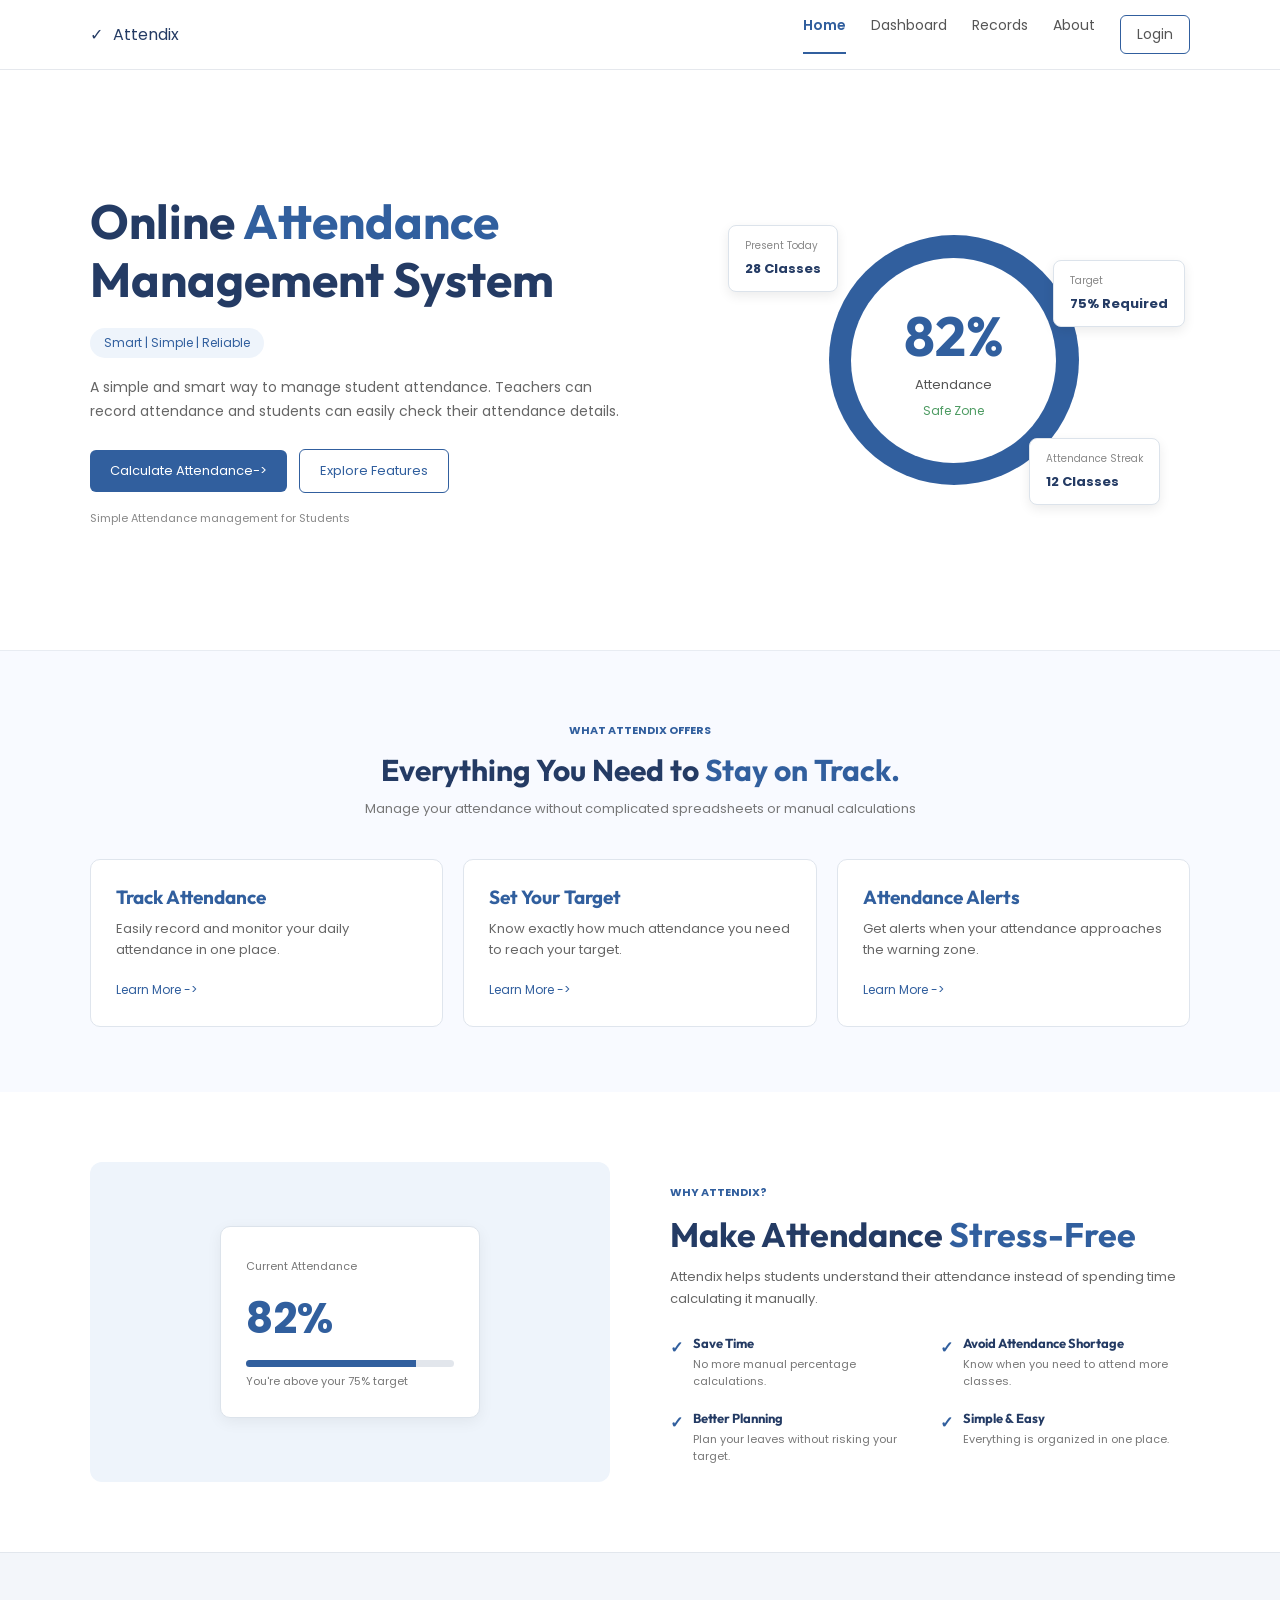
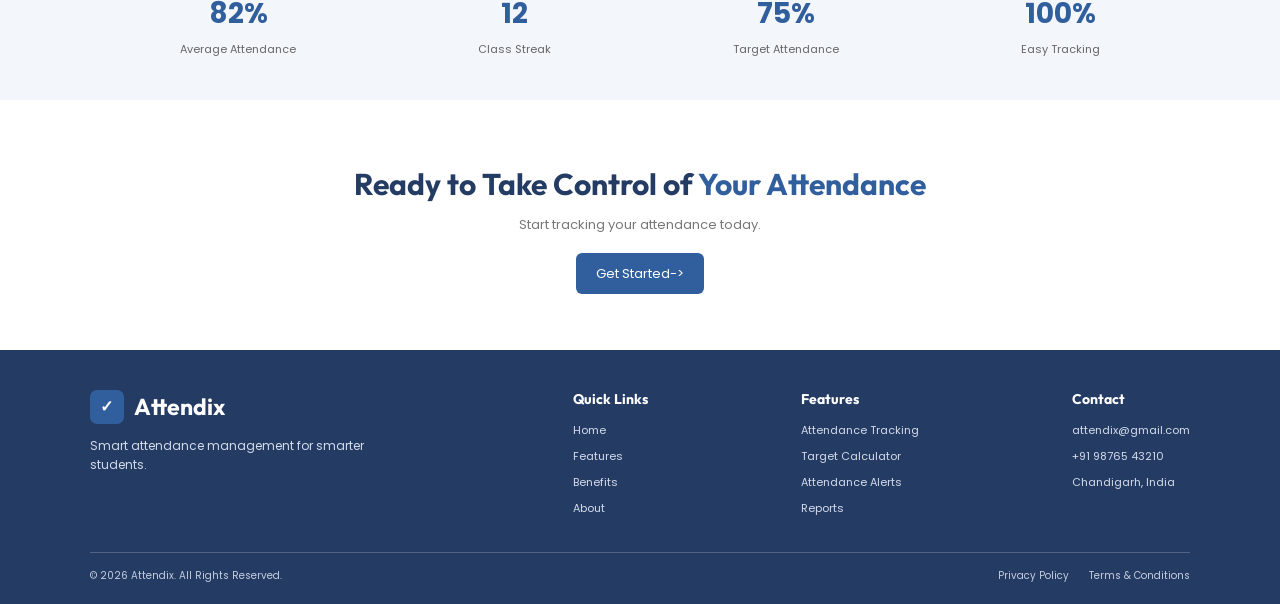
<file: CSS/website.html>
<!DOCTYPE html>
<html lang="en">
<head>
    <meta charset="UTF-8">
    <meta name="viewport" content="width=device-width, initial-scale=1.0">
    <title>Attendance Management System</title>
    <link rel="preconnect" href="https://fonts.googleapis.com">
    <link rel="preconnect" href="https://fonts.gstatic.com" crossorigin>
    <link href="https://fonts.googleapis.com/css2?family=Outfit:wght@400;500;600;700&family=Poppins:wght@300;400;500;600&display=swap" rel="stylesheet">
    <link rel="stylesheet" href="stylew.css">
</head>
<body>
    <!-- ================= LOADING PAGE ================= -->

<div class="loader" id="loader">

    <div class="loader-content">

        <div class="loader-logo">✓</div>

        <h2>Attendix</h2>

        <p>Loading Attendance System...</p>

        <div class="loading-bar">
            <div></div>
        </div>

    </div>

</div>
    <nav class="navbar">

    <div class="logo">
        <div class="logo-box">✓</div>
        Attendix
    </div>

    <div class="nav-links">

        <a href="website.html" class="active">Home</a>

        <a href="dashboard.html">Dashboard</a>

        <a href="attendance.html">Records</a>

        <a href="about.html">About</a>

        <a href="login.html" class="login-btn">Login</a>

        

    </div>

</nav>
    <section class="main">
        <div class="main-content">
            <h1>Online <span>Attendance</span> Management System</h1>
            <div class="tag">Smart | Simple | Reliable</div>
            <p>
                A simple and smart way to manage student attendance.
                Teachers can record attendance and students can
                easily check their attendance details.
            </p>
            <div class="main-buttons">
                <a href="#" class="primary-btn">Calculate Attendance-></a>
                <a href="#features" class="secondary-btn">Explore Features</a>
                <p>Simple Attendance management for Students</p>
            </div>

        </div>
        <div class="right-visual">
            <div class="glow"></div>
            <div class="attendance-circle">
                <div class="circle-inner">
                    <span class="percentage">82%</span>
                    <span class="attendance-text">Attendance</span>
                    <span class="safe">Safe Zone</span>
                </div>
            </div>
            <div class="floating-card-one">
                <div>
                    <small>Present Today</small>
                    <strong>28 Classes</strong>
                </div>
            </div>
            <div class="floating-card-two">
                <div>
                    <small>Target</small>
                    <strong>75% Required</strong>
                </div>
            </div>
            <div class="floating-card-three">
                <small>Attendance Streak</small>
                <strong>12 Classes</strong>
            </div>
        </div>
    </section>
    <section class="features" id="features">
        <div class="section-heading">
            <span>WHAT ATTENDIX OFFERS</span>
            <h2>Everything You Need to <strong>Stay on Track.</strong></h2>
            <p>Manage your attendance without complicated spreadsheets or manual calculations</p>
        </div>
        <div class="feature-container">
            <div class="feature-card">
                <h3>Track Attendance</h3>
                <p>Easily record and monitor your daily attendance in one place.</p>
                <a href="#">Learn More -></a>
            </div>
            <div class="feature-card">
                <h3>Set Your Target</h3>
                <p>Know exactly how much attendance you need to reach your target.</p>
                <a href="#">Learn More -></a>
            </div>
            <div class="feature-card">
                <h3>Attendance Alerts</h3>
                <p>Get alerts when your attendance approaches the warning zone.</p>
                <a href="#">Learn More -></a>
            </div>
        </div>
    </section>
    <section class="benefits" id="benefits">
        <div class="benefits-image">
            <div class="benefit-stat">
                <span>Current Attendance</span>
                <strong>82%</strong>
                <div class="progress">
                    <div></div>
                </div>
                <small>You're above your 75% target</small>
            </div>
        </div>
        <div class="benefits-content">
            <span class="section-label">WHY ATTENDIX?</span>
            <h2>Make Attendance <span>Stress-Free</span></h2>
            <p>Attendix helps students understand their attendance instead of spending time calculating it manually.</p>
            <div class="benefit-list">
            <div class="benefit">
                <div class="check">✓</div>
                <div><h3>Save Time</h3>
                    <p>No more manual percentage calculations.</p>
                </div>
            </div>
            <div class="benefit">
                <div class="check">✓</div>
                <div><h3>Avoid Attendance Shortage</h3>
                <p>Know when you need to attend more classes.</p></div>
            </div>
            <div class="benefit">
                <div class="check">✓</div>
                <div><h3>Better Planning</h3>
                    <p>Plan your leaves without risking your target.</p></div>
                </div>
                <div class="benefit">
                    <div class="check">✓</div>
                    <div><h3>Simple & Easy</h3>
                        <p>Everything is organized in one place.</p>
                    </div>
                </div>
            </div>
        </div>
    </section>
    <section class="stats">
        <div class="stat">
            <strong>82%</strong>
            <span>Average Attendance</span>
        </div>
        <div class="stat">
            <strong>12</strong>
            <span>Class Streak</span>
        </div>
        <div class="stat">
            <strong>75%</strong>
            <span>Target Attendance</span>
        </div>
        <div class="stat">
            <strong>100%</strong>
            <span>Easy Tracking</span>
        </div>
    </section>
    <section class="cta">
        <h2>
            Ready to Take Control of <span>Your Attendance</span>
        </h2>
        <p>Start tracking your attendance today.</p>
        <a href="#" class="primary-btn">
            Get Started->
        </a>
    </section>
    <footer id="contact">
        <div class="footer-main">
            <div class="footer-brand">
                <div class="logo">
                    <div class="logo-symbol">✓</div>
                    <span>Attendix</span>
                </div>
                <p>Smart attendance management for smarter students.</p>
            </div>
            <div class="footer-column">
                <h3>Quick Links</h3>
                <a href="#">Home</a>
                <a href="#features">Features</a>
                <a href="#benefits">Benefits</a>
                <a href="#about">About</a>
            </div>
            <div class="footer-column">
                <h3>Features</h3>
                <a href="#">Attendance Tracking</a>
                <a href="#">Target Calculator</a>
                <a href="#">Attendance Alerts</a>
                <a href="#">Reports</a>
            </div>
            <div class="footer-column">
                <h3>Contact</h3>
                <a href="#">attendix@gmail.com</a>
                <a href="#">+91 98765 43210</a>
                <a href="#">Chandigarh, India</a>
            </div>
        </div>
        <div class="footer-bottom">
            <p>©️ 2026 Attendix. All Rights Reserved.</p>
            <div>
                <a href="#">Privacy Policy</a>
                <a href="#">Terms & Conditions</a>
            </div>
        </div>
    </footer>
    <script src="app.js" defer></script>
</body>

</html>
</file>
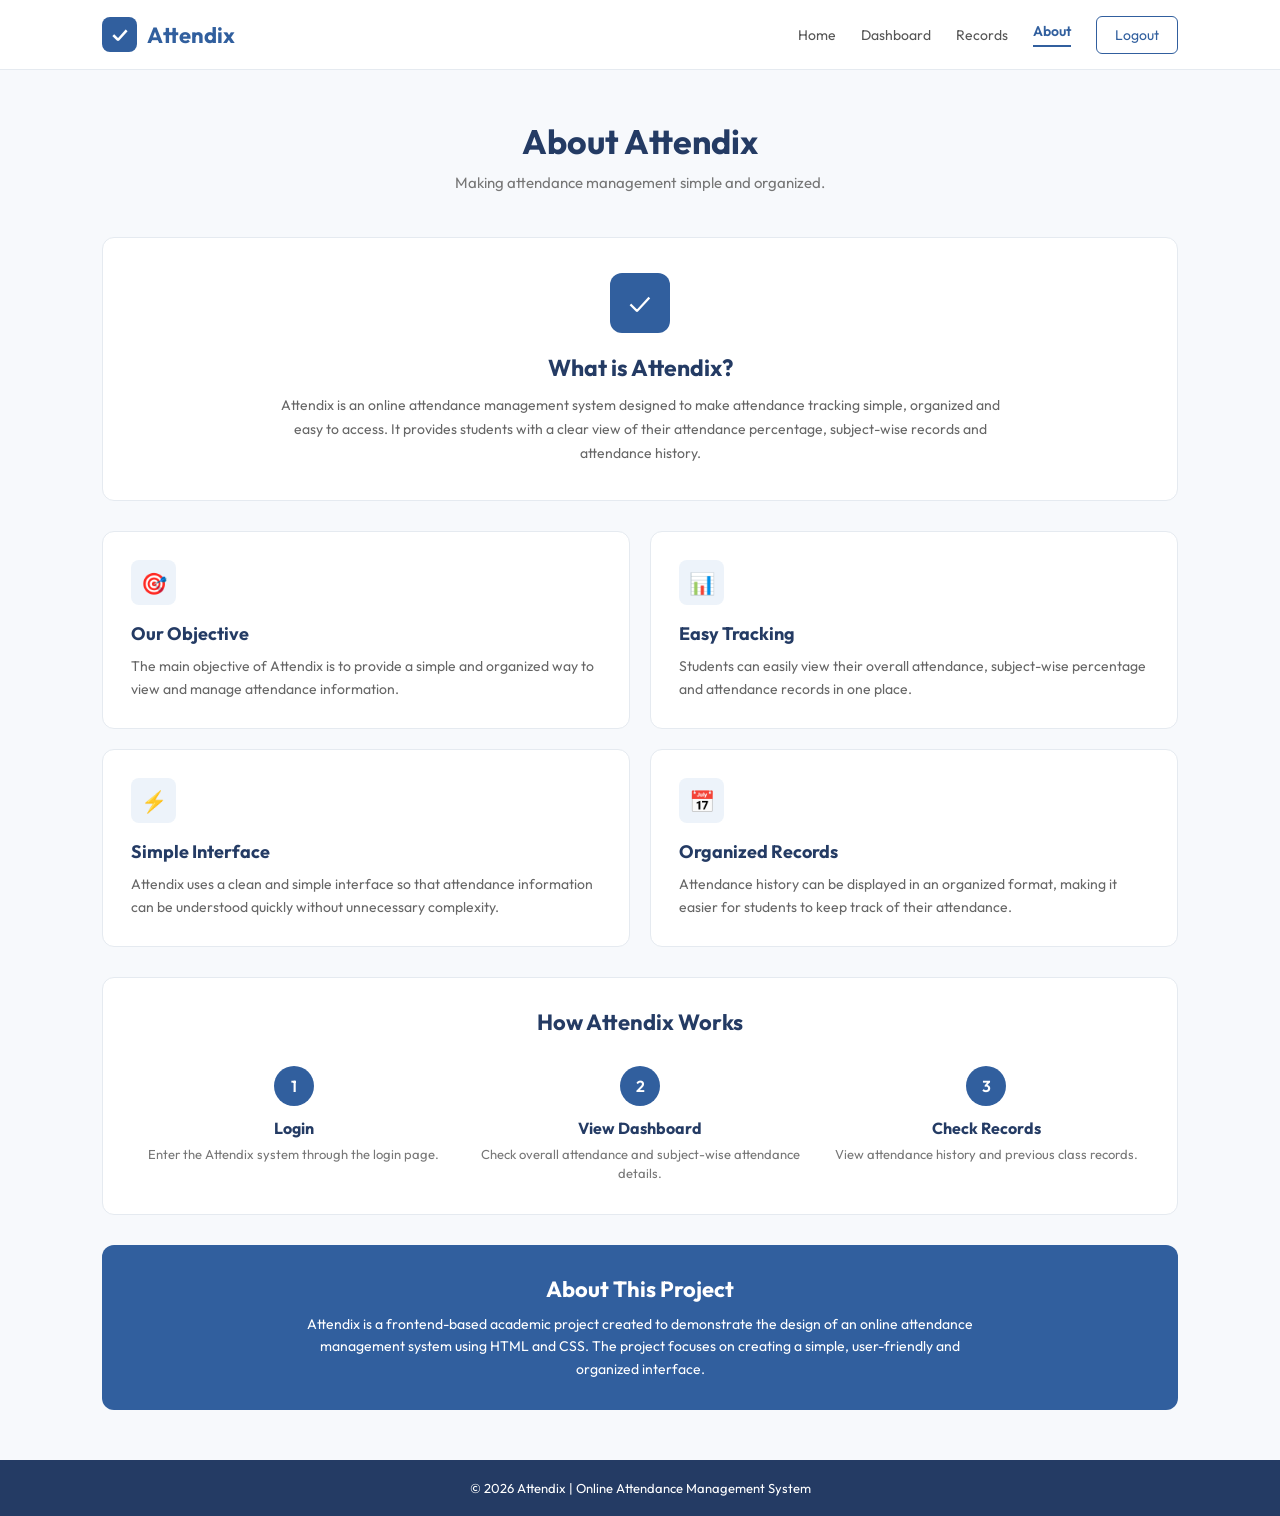
<file: HTML/about.html>
<!DOCTYPE html>
<html lang="en">

<head>

    <meta charset="UTF-8">
    <meta name="viewport" content="width=device-width, initial-scale=1.0">

    <title>Attendix - About</title>

    <link rel="preconnect" href="https://fonts.googleapis.com">
    <link rel="preconnect" href="https://fonts.gstatic.com" crossorigin>

    <link href="https://fonts.googleapis.com/css2?family=Outfit:wght@400;500;600;700&display=swap" rel="stylesheet">

    <style>

        * {
            margin: 0;
            padding: 0;
            box-sizing: border-box;
            font-family: 'Outfit', sans-serif;
        }

        body {
            background-color: #f7f9fc;
            color: #243b64;
        }


        /* NAVBAR */

        .navbar {
            height: 70px;
            background-color: white;

            display: flex;
            align-items: center;
            justify-content: space-between;

            padding: 0 8%;

            border-bottom: 1px solid #e5eaf0;
        }

        .logo {
            display: flex;
            align-items: center;
            gap: 10px;

            font-size: 22px;
            font-weight: 700;

            color: #315f9e;
        }

        .logo-box {
            width: 35px;
            height: 35px;

            background-color: #315f9e;
            color: white;

            border-radius: 8px;

            display: flex;
            align-items: center;
            justify-content: center;

            font-size: 19px;
        }

        .nav-links {
            display: flex;
            align-items: center;
            gap: 25px;
        }

        .nav-links a {
            text-decoration: none;
            color: #555;
            font-size: 14px;
        }

        .nav-links a:hover {
            color: #315f9e;
        }

        .nav-links a.active {
        color: #315f9e;
        font-weight: 600;
        border-bottom: 2px solid #315f9e;
        padding-bottom: 5px;
    }

        .logout {
            padding: 9px 18px;

            border: 1px solid #315f9e;
            border-radius: 6px;

            color: #315f9e !important;
        }

        .logout:hover {
            background-color: #315f9e;
            color: white !important;
        }


        /* MAIN */

        .container {
            width: 84%;
            max-width: 1100px;

            margin: 50px auto;
        }


        /* HEADING */

        .page-heading {
            text-align: center;

            margin-bottom: 45px;
        }

        .page-heading h1 {
            font-size: 34px;

            margin-bottom: 10px;
        }

        .page-heading p {
            color: #777;

            font-size: 15px;
        }


        /* INTRODUCTION */

        .intro {
            background-color: white;

            border: 1px solid #e5eaf0;

            border-radius: 12px;

            padding: 35px;

            text-align: center;

            margin-bottom: 30px;
        }

        .intro-icon {
            width: 60px;
            height: 60px;

            background-color: #315f9e;

            color: white;

            border-radius: 12px;

            display: flex;
            align-items: center;
            justify-content: center;

            margin: 0 auto 20px;

            font-size: 28px;
        }

        .intro h2 {
            font-size: 23px;

            margin-bottom: 12px;
        }

        .intro p {
            max-width: 750px;

            margin: auto;

            color: #666;

            line-height: 1.7;

            font-size: 14px;
        }


        /* CARDS */

        .cards {
            display: grid;

            grid-template-columns: repeat(2, 1fr);

            gap: 20px;

            margin-bottom: 30px;
        }

        .card {
            background-color: white;

            border: 1px solid #e5eaf0;

            border-radius: 12px;

            padding: 28px;
        }

        .card-icon {
            width: 45px;
            height: 45px;

            background-color: #edf3fa;

            color: #315f9e;

            border-radius: 8px;

            display: flex;
            align-items: center;
            justify-content: center;

            font-size: 21px;

            margin-bottom: 17px;
        }

        .card h3 {
            font-size: 18px;

            margin-bottom: 10px;
        }

        .card p {
            color: #666;

            font-size: 14px;

            line-height: 1.6;
        }


        /* HOW IT WORKS */

        .how-it-works {
            background-color: white;

            border: 1px solid #e5eaf0;

            border-radius: 12px;

            padding: 30px;

            margin-bottom: 30px;
        }

        .how-it-works h2 {
            text-align: center;

            font-size: 22px;

            margin-bottom: 30px;
        }

        .steps {
            display: grid;

            grid-template-columns: repeat(3, 1fr);

            gap: 25px;
        }

        .step {
            text-align: center;
        }

        .step-number {
            width: 40px;
            height: 40px;

            background-color: #315f9e;

            color: white;

            border-radius: 50%;

            display: flex;
            align-items: center;
            justify-content: center;

            margin: 0 auto 12px;

            font-weight: 600;
        }

        .step h3 {
            font-size: 16px;

            margin-bottom: 7px;
        }

        .step p {
            color: #777;

            font-size: 13px;

            line-height: 1.5;
        }


        /* PROJECT INFO */

        .project-info {
            background-color: #315f9e;

            color: white;

            border-radius: 12px;

            padding: 30px;

            text-align: center;
        }

        .project-info h2 {
            font-size: 22px;

            margin-bottom: 10px;
        }

        .project-info p {
            font-size: 14px;

            line-height: 1.6;

            max-width: 700px;

            margin: auto;
        }


        /* FOOTER */

        footer {
            background-color: #243b64;

            color: white;

            text-align: center;

            padding: 20px;

            margin-top: 50px;
        }

        footer p {
            font-size: 13px;
        }


        /* RESPONSIVE */

        @media (max-width: 800px) {

            .navbar {
                padding: 0 5%;
            }

            .nav-links {
                gap: 10px;
            }

            .container {
                width: 90%;
            }

            .cards {
                grid-template-columns: 1fr;
            }

            .steps {
                grid-template-columns: 1fr;
            }

        }

    </style>

</head>


<body>


    <!-- NAVBAR -->

    <nav class="navbar">

        <div class="logo">

            <div class="logo-box">
                ✓
            </div>

            Attendix

        </div>


        <div class="nav-links">

            <a href="website.html">
                Home
            </a>

            <a href="dashboard.html">
                Dashboard
            </a>

            <a href="attendance.html">
                Records
            </a>

            <a href="about.html" class="active">
                About
            </a>

            <a href="login.html" class="logout">
                Logout
            </a>

        </div>

    </nav>



    <!-- MAIN CONTENT -->

    <div class="container">


        <!-- HEADING -->

        <div class="page-heading">

            <h1>
                About Attendix
            </h1>

            <p>
                Making attendance management simple and organized.
            </p>

        </div>



        <!-- INTRODUCTION -->

        <div class="intro">

            <div class="intro-icon">
                ✓
            </div>

            <h2>
                What is Attendix?
            </h2>

            <p>
                Attendix is an online attendance management system
                designed to make attendance tracking simple, organized
                and easy to access. It provides students with a clear
                view of their attendance percentage, subject-wise
                records and attendance history.
            </p>

        </div>



        <!-- CARDS -->

        <div class="cards">


            <div class="card">

                <div class="card-icon">
                    🎯
                </div>

                <h3>
                    Our Objective
                </h3>

                <p>
                    The main objective of Attendix is to provide a
                    simple and organized way to view and manage
                    attendance information.
                </p>

            </div>



            <div class="card">

                <div class="card-icon">
                    📊
                </div>

                <h3>
                    Easy Tracking
                </h3>

                <p>
                    Students can easily view their overall attendance,
                    subject-wise percentage and attendance records
                    in one place.
                </p>

            </div>



            <div class="card">

                <div class="card-icon">
                    ⚡
                </div>

                <h3>
                    Simple Interface
                </h3>

                <p>
                    Attendix uses a clean and simple interface so that
                    attendance information can be understood quickly
                    without unnecessary complexity.
                </p>

            </div>



            <div class="card">

                <div class="card-icon">
                    📅
                </div>

                <h3>
                    Organized Records
                </h3>

                <p>
                    Attendance history can be displayed in an organized
                    format, making it easier for students to keep track
                    of their attendance.
                </p>

            </div>


        </div>



        <!-- HOW IT WORKS -->

        <div class="how-it-works">

            <h2>
                How Attendix Works
            </h2>


            <div class="steps">


                <div class="step">

                    <div class="step-number">
                        1
                    </div>

                    <h3>
                        Login
                    </h3>

                    <p>
                        Enter the Attendix system through
                        the login page.
                    </p>

                </div>



                <div class="step">

                    <div class="step-number">
                        2
                    </div>

                    <h3>
                        View Dashboard
                    </h3>

                    <p>
                        Check overall attendance and
                        subject-wise attendance details.
                    </p>

                </div>



                <div class="step">

                    <div class="step-number">
                        3
                    </div>

                    <h3>
                        Check Records
                    </h3>

                    <p>
                        View attendance history and
                        previous class records.
                    </p>

                </div>


            </div>

        </div>



        <!-- PROJECT INFORMATION -->

        <div class="project-info">

            <h2>
                About This Project
            </h2>

            <p>
                Attendix is a frontend-based academic project
                created to demonstrate the design of an online
                attendance management system using HTML and CSS.
                The project focuses on creating a simple,
                user-friendly and organized interface.
            </p>

        </div>


    </div>



    <!-- FOOTER -->

    <footer>

        <p>
            ©️ 2026 Attendix | Online Attendance Management System
        </p>

    </footer>
    <script src="../JS/app.js" defer></script>


</body>

</html>
</file>
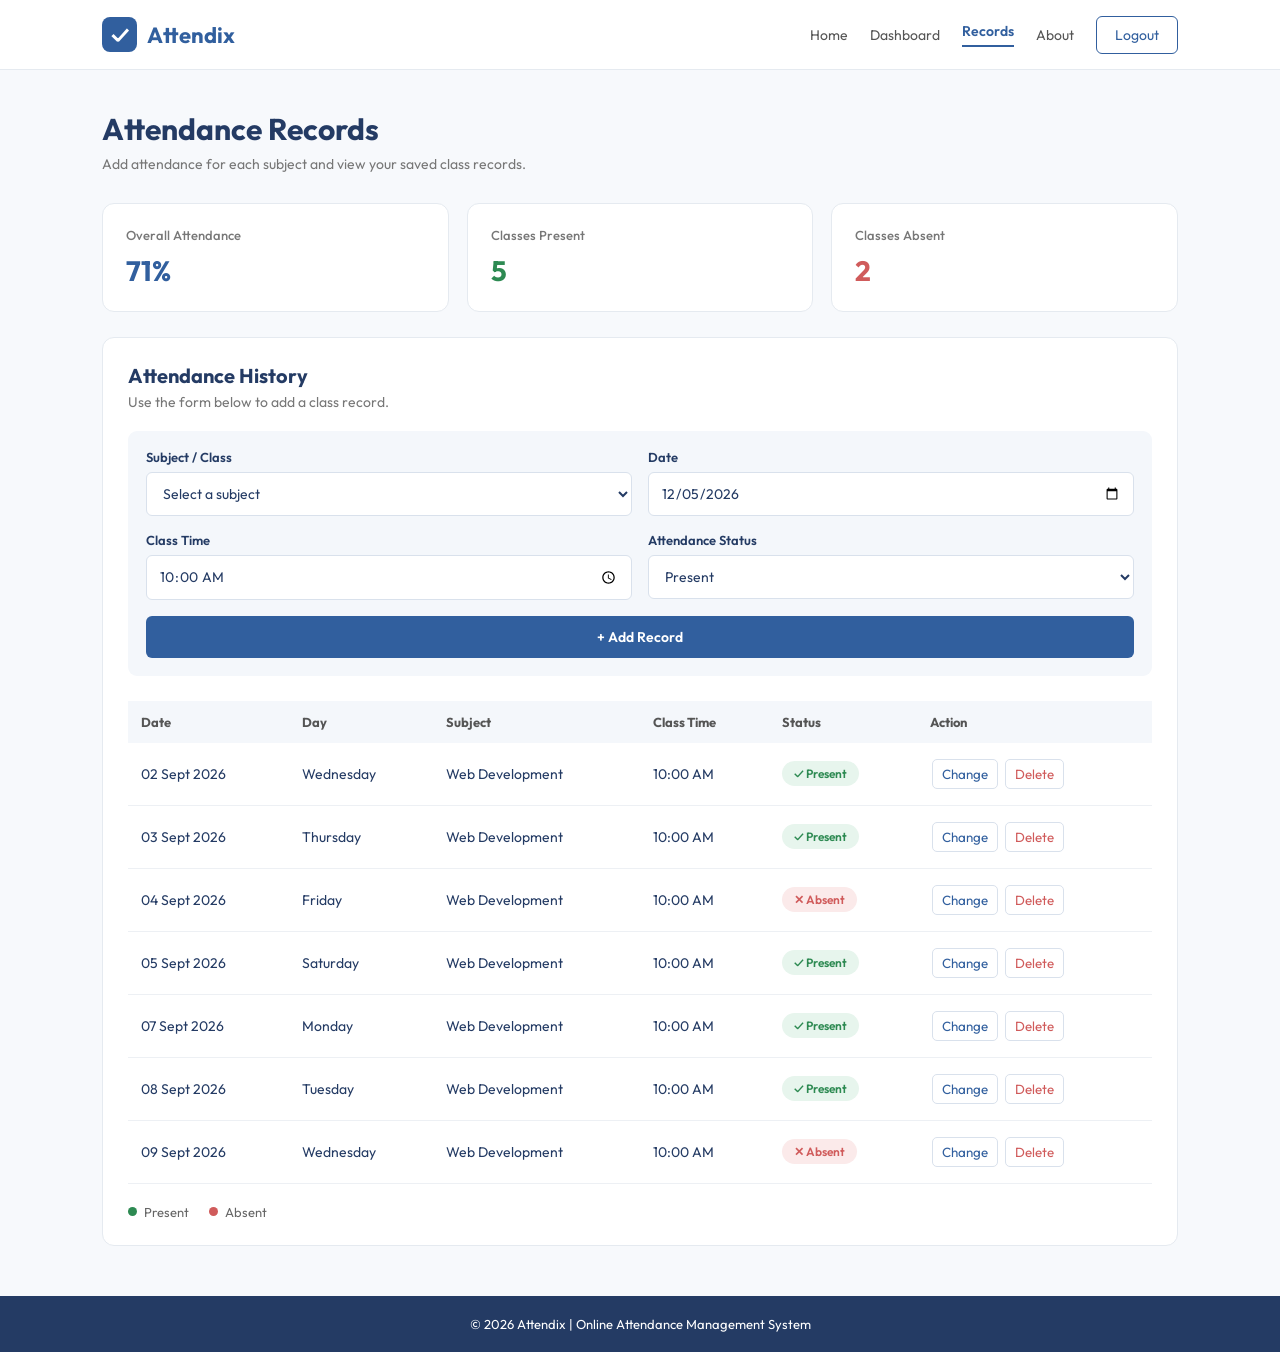
<file: HTML/attendance.html>
<!DOCTYPE html>
<html lang="en">
<head>
    <meta charset="UTF-8">
    <meta name="viewport" content="width=device-width, initial-scale=1.0">
    <title>Attendix - Attendance Records</title>

    <link rel="preconnect" href="https://fonts.googleapis.com">
    <link rel="preconnect" href="https://fonts.gstatic.com" crossorigin>
    <link href="https://fonts.googleapis.com/css2?family=Outfit:wght@400;500;600;700&display=swap" rel="stylesheet">

    <style>
        * {
            margin: 0;
            padding: 0;
            box-sizing: border-box;
            font-family: 'Outfit', sans-serif;
        }

        body {
            background: #f7f9fc;
            color: #243b64;
        }

        .navbar {
            min-height: 70px;
            background: white;
            display: flex;
            align-items: center;
            justify-content: space-between;
            padding: 15px 8%;
            border-bottom: 1px solid #e5eaf0;
            gap: 20px;
        }

        .logo {
            display: flex;
            align-items: center;
            gap: 10px;
            font-size: 22px;
            font-weight: 700;
            color: #315f9e;
        }

        .logo-box {
            width: 35px;
            height: 35px;
            background: #315f9e;
            color: white;
            border-radius: 8px;
            display: flex;
            align-items: center;
            justify-content: center;
        }

        .nav-links {
            display: flex;
            align-items: center;
            gap: 22px;
            flex-wrap: wrap;
        }

        .nav-links a {
            text-decoration: none;
            color: #555;
            font-size: 14px;
        }

        .nav-links a:hover,
        .nav-links a.active {
            color: #315f9e;
        }

        .nav-links a.active {
            font-weight: 600;
            border-bottom: 2px solid #315f9e;
            padding-bottom: 5px;
        }

        .logout {
            padding: 9px 18px;
            border: 1px solid #315f9e;
            border-radius: 6px;
            color: #315f9e !important;
        }

        .logout:hover {
            background: #315f9e;
            color: white !important;
        }

        .container {
            width: 84%;
            max-width: 1150px;
            margin: 40px auto;
        }

        .page-heading {
            margin-bottom: 30px;
        }

        .page-heading h1 {
            font-size: 30px;
            margin-bottom: 7px;
        }

        .page-heading p,
        .records-header p {
            color: #777;
            font-size: 14px;
            margin-top: 5px;
        }

        .summary {
            display: grid;
            grid-template-columns: repeat(3, 1fr);
            gap: 18px;
            margin-bottom: 25px;
        }

        .summary-card {
            background: white;
            border: 1px solid #e5eaf0;
            border-radius: 12px;
            padding: 23px;
        }

        .summary-card h4 {
            color: #777;
            font-size: 13px;
            font-weight: 500;
            margin-bottom: 10px;
        }

        .summary-card h2 {
            font-size: 28px;
        }

        .present-number {
            color: #2d8a52;
        }

        .absent-number {
            color: #d05b5b;
        }

        .overall-number {
            color: #315f9e;
        }

        .records-section {
            background: white;
            border: 1px solid #e5eaf0;
            border-radius: 12px;
            padding: 25px;
        }

        .records-header {
            margin-bottom: 20px;
        }

        .records-header h2 {
            font-size: 20px;
        }

        .record-form {
            display: grid;
            grid-template-columns: repeat(2, minmax(0, 1fr));
            gap: 16px;
            background: #f4f7fb;
            padding: 18px;
            border-radius: 9px;
            margin-bottom: 25px;
        }

        .form-field {
            display: flex;
            flex-direction: column;
            gap: 7px;
        }

        .form-field label {
            font-size: 13px;
            font-weight: 600;
            color: #243b64;
        }

        .form-field input,
        .form-field select {
            width: 100%;
            padding: 11px 12px;
            border: 1px solid #d9e1ec;
            border-radius: 6px;
            background: white;
            color: #243b64;
            font-size: 14px;
            outline: none;
        }

        .form-field input:focus,
        .form-field select:focus {
            border-color: #315f9e;
        }

        .add-record-btn {
            grid-column: 1 / -1;
            border: none;
            border-radius: 6px;
            padding: 12px 16px;
            background: #315f9e;
            color: white;
            font-size: 14px;
            font-weight: 600;
            cursor: pointer;
        }

        .add-record-btn:hover {
            background: #243b64;
        }

        .table-wrapper {
            width: 100%;
            overflow-x: auto;
        }

        table {
            width: 100%;
            border-collapse: collapse;
        }

        th {
            text-align: left;
            padding: 13px;
            background: #f4f7fb;
            color: #555;
            font-size: 13px;
            white-space: nowrap;
        }

        td {
            padding: 14px 13px;
            border-bottom: 1px solid #edf0f4;
            font-size: 14px;
            white-space: nowrap;
        }

        .present,
        .absent {
            display: inline-block;
            padding: 5px 12px;
            border-radius: 20px;
            font-size: 12px;
            font-weight: 600;
        }

        .present {
            background: #e7f5ed;
            color: #2d8a52;
        }

        .absent {
            background: #fbeaea;
            color: #d05b5b;
        }

        .toggle-record,
        .delete-record {
            border: 1px solid #d9e1ec;
            border-radius: 5px;
            padding: 6px 9px;
            margin: 2px;
            background: white;
            color: #315f9e;
            cursor: pointer;
        }

        .delete-record {
            color: #d05b5b;
        }

        .legend {
            display: flex;
            gap: 20px;
            margin-top: 20px;
            font-size: 13px;
            color: #666;
        }

        .legend span {
            display: flex;
            align-items: center;
            gap: 7px;
        }

        .dot {
            width: 9px;
            height: 9px;
            border-radius: 50%;
        }

        .green-dot {
            background: #2d8a52;
        }

        .red-dot {
            background: #d05b5b;
        }

        .empty-message {
            text-align: center;
            padding: 25px;
            color: #777;
        }

        footer {
            background: #243b64;
            color: white;
            text-align: center;
            padding: 20px;
            margin-top: 50px;
        }

        footer p {
            font-size: 13px;
        }

        @media (max-width: 800px) {
            .navbar {
                padding: 15px 5%;
                flex-direction: column;
                align-items: flex-start;
            }

            .nav-links {
                gap: 12px;
            }

            .container {
                width: 90%;
            }

            .summary {
                grid-template-columns: 1fr;
            }

            .record-form {
                grid-template-columns: 1fr;
            }

            .records-section {
                padding: 18px;
            }
        }
    </style>
</head>

<body>
    <nav class="navbar">
        <div class="logo">
            <div class="logo-box">✓</div>
            Attendix
        </div>

        <div class="nav-links">
            <a href="website.html">Home</a>
            <a href="dashboard.html">Dashboard</a>
            <a href="attendance.html" class="active">Records</a>
            <a href="about.html">About</a>
            <a href="login.html" class="logout">Logout</a>
        </div>
    </nav>

    <main class="container">
        <div class="page-heading">
            <h1>Attendance Records</h1>
            <p>Add attendance for each subject and view your saved class records.</p>
        </div>

        <div class="summary">
            <div class="summary-card">
                <h4>Overall Attendance</h4>
                <h2 class="overall-number" id="overallAttendance">0%</h2>
            </div>

            <div class="summary-card">
                <h4>Classes Present</h4>
                <h2 class="present-number" id="classesPresent">0</h2>
            </div>

            <div class="summary-card">
                <h4>Classes Absent</h4>
                <h2 class="absent-number" id="classesAbsent">0</h2>
            </div>
        </div>

        <section class="records-section">
            <div class="records-header">
                <h2>Attendance History</h2>
                <p>Use the form below to add a class record.</p>
            </div>

            <form id="attendanceForm" class="record-form">
                <div class="form-field">
                    <label for="recordSubject">Subject / Class</label>
                    <select id="recordSubject" name="subject" required>
                        <option value="">Select a subject</option>
                        <option value="Web Development">Web Development</option>
                        <option value="Java">Java</option>
                        <option value="DBMS">DBMS</option>
                        <option value="Python">Python</option>
                    </select>
                </div>

                <div class="form-field">
                    <label for="recordDate">Date</label>
                    <input type="date" id="recordDate" name="date" required>
                </div>

                <div class="form-field">
                    <label for="recordTime">Class Time</label>
                    <input type="time" id="recordTime" name="time" value="10:00" required>
                </div>

                <div class="form-field">
                    <label for="recordStatus">Attendance Status</label>
                    <select id="recordStatus" name="status" required>
                        <option value="Present">Present</option>
                        <option value="Absent">Absent</option>
                    </select>
                </div>

                <button type="submit" class="add-record-btn">+ Add Record</button>
            </form>

            <div class="table-wrapper">
                <table>
                    <thead>
                        <tr>
                            <th>Date</th>
                            <th>Day</th>
                            <th>Subject</th>
                            <th>Class Time</th>
                            <th>Status</th>
                            <th>Action</th>
                        </tr>
                    </thead>
                    <tbody id="recordsTableBody"></tbody>
                </table>
            </div>

            <div class="legend">
                <span><span class="dot green-dot"></span>Present</span>
                <span><span class="dot red-dot"></span>Absent</span>
            </div>
        </section>
    </main>

    <footer>
        <p>© 2026 Attendix | Online Attendance Management System</p>
    </footer>

    <script src="../JS/app.js" defer></script>
</body>
</html>
</file>
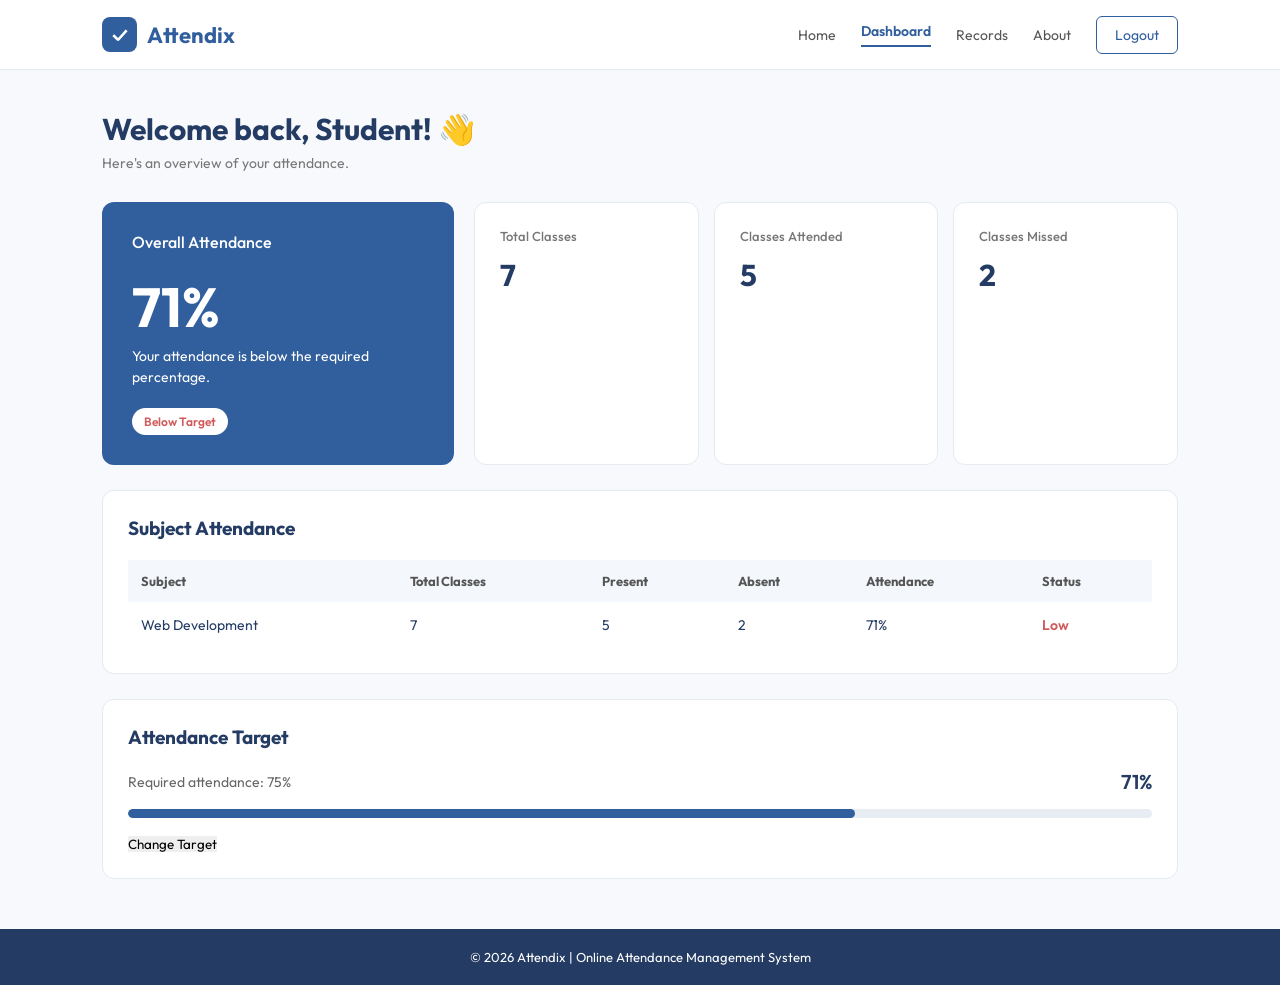
<file: HTML/dashboard.html>
<!DOCTYPE html>
<html lang="en">
<head>
    <meta charset="UTF-8">
    <meta name="viewport" content="width=device-width, initial-scale=1.0">
    <title>Attendix - Dashboard</title>
    <link rel="preconnect" href="https://fonts.googleapis.com">
    <link rel="preconnect" href="https://fonts.gstatic.com" crossorigin>
    <link href="https://fonts.googleapis.com/css2?family=Outfit:wght@400;500;600;700&display=swap" rel="stylesheet">
    <style>
        * {
            margin: 0;
            padding: 0;
            box-sizing: border-box;
            font-family: 'Outfit', sans-serif;
        }
        body {
            background-color: #f7f9fc;
            color: #243b64;
        }
        /* NAVBAR */
        .navbar {
            height: 70px;
            background-color: white;
            display: flex;
            align-items: center;
            justify-content: space-between;
            padding: 0 8%;
            border-bottom: 1px solid #e5eaf0;
        }
        .logo {
            display: flex;
            align-items: center;
            gap: 10px;
            font-size: 22px;
            font-weight: 700;
            color: #315f9e;
        }
        .logo-box {
            width: 35px;
            height: 35px;
            background-color: #315f9e;
            color: white;
            border-radius: 8px;
            display: flex;
            align-items: center;
            justify-content: center;
            font-size: 19px;
        }
        .nav-links {
            display: flex;
            align-items: center;
            gap: 25px;
        }
        .nav-links a {
            text-decoration: none;
            color: #555;
            font-size: 14px;
        }
        .nav-links a:hover {
            color: #315f9e;
        }
        .nav-links a.active {
        color: #315f9e;
        font-weight: 600;
        border-bottom: 2px solid #315f9e;
        padding-bottom: 5px;
       }
        .logout {
            padding: 9px 18px;
            border: 1px solid #315f9e;
            border-radius: 6px;
            color: #315f9e !important;
        }
        .logout:hover {
            background-color: #315f9e;
            color: white !important;
        }
        .container {
            width: 84%;
            max-width: 1150px;
            margin: 40px auto;
        }
        .welcome {
            margin-bottom: 30px;
        }
        .welcome h1 {
            font-size: 30px;
            margin-bottom: 6px;
        }
        .welcome p {
            color: #777;
            font-size: 14px;
        }
        .top-section {
            display: grid;
            grid-template-columns: 1fr 2fr;
            gap: 20px;
            margin-bottom: 25px;
        }
        .attendance-card {
            background-color: #315f9e;
            color: white;
            padding: 30px;
            border-radius: 12px;
        }
        .attendance-card h3 {
            font-size: 16px;
            font-weight: 500;
            margin-bottom: 20px;
        }
        .percentage {
            font-size: 55px;
            font-weight: 700;
        }

        .attendance-card p {
            margin-top: 5px;
            font-size: 14px;
            line-height: 1.5;
        }

        .status {
            display: inline-block;
            margin-top: 20px;
            padding: 6px 12px;
            background-color: white;
            color: #315f9e;
            border-radius: 20px;
            font-size: 12px;
            font-weight: 600;
        }


        /* SUMMARY CARDS */

        .summary {
            display: grid;
            grid-template-columns: repeat(3, 1fr);
            gap: 15px;
        }

        .summary-card {
            background-color: white;
            padding: 25px;
            border-radius: 12px;
            border: 1px solid #e5eaf0;
        }

        .summary-card h4 {
            color: #777;
            font-size: 13px;
            font-weight: 500;
            margin-bottom: 12px;
        }

        .summary-card h2 {
            font-size: 30px;
            color: #243b64;
        }


        /* GENERAL SECTION */

        .section {
            background-color: white;
            border: 1px solid #e5eaf0;
            border-radius: 12px;
            padding: 25px;
            margin-bottom: 25px;
        }

        .section-title {
            font-size: 19px;
            margin-bottom: 20px;
        }


        /* TABLE */

        table {
            width: 100%;
            border-collapse: collapse;
        }

        th {
            text-align: left;
            padding: 13px;
            background-color: #f4f7fb;
            font-size: 13px;
            color: #555;
        }

        td {
            padding: 14px 13px;
            border-bottom: 1px solid #edf0f4;
            font-size: 14px;
        }

        tr:last-child td {
            border-bottom: none;
        }

        .good {
            color: #2d8a52;
            font-weight: 600;
        }

        .low {
            color: #d05b5b;
            font-weight: 600;
        }


        /* ATTENDANCE TARGET */

        .target-box {
            display: flex;
            justify-content: space-between;
            align-items: center;
            margin-bottom: 15px;
        }

        .target-box p {
            color: #666;
            font-size: 14px;
        }

        .target-percentage {
            font-size: 20px;
            font-weight: 600;
        }

        .progress {
            height: 9px;
            background-color: #e8edf3;
            border-radius: 10px;
            overflow: hidden;
        }

        .progress-bar {
            height: 100%;
            width: 82%;
            background-color: #315f9e;
            border-radius: 10px;
        }


        /* FOOTER */

        footer {
            background-color: #243b64;
            color: white;
            text-align: center;
            padding: 20px;
            margin-top: 50px;
        }

        footer p {
            font-size: 13px;
        }


        /* RESPONSIVE */

        @media (max-width: 800px) {

            .navbar {
                padding: 0 5%;
            }

            .nav-links {
                gap: 10px;
            }

            .container {
                width: 90%;
            }

            .top-section {
                grid-template-columns: 1fr;
            }

            .summary {
                grid-template-columns: 1fr;
            }

            table {
                font-size: 12px;
            }

        }

    </style>

</head>


<body>


    <!-- NAVBAR -->

    <nav class="navbar">

        <div class="logo">

            <div class="logo-box">
                ✓
            </div>

            Attendix

        </div>


        <div class="nav-links">

            <a href="website.html">
                Home
            </a>

            <a href="dashboard.html" class="active">
                Dashboard
            </a>

            <a href="attendance.html">
                Records
            </a>

            <a href="about.html">
                About
            </a>

            <a href="login.html" class="logout">
                Logout
            </a>

        </div>

    </nav>



    <!-- MAIN CONTENT -->

    <div class="container">


        <!-- WELCOME -->

        <div class="welcome">

            <h1>
                Welcome back, Student! 👋
            </h1>

            <p>
                Here's an overview of your attendance.
            </p>

        </div>



        <!-- TOP SECTION -->

        <div class="top-section">


            <!-- OVERALL ATTENDANCE -->

            <div class="attendance-card">

                <h3>
                    Overall Attendance
                </h3>

                <div class="percentage">
                    82%
                </div>

                <p>
                    Your attendance is above the required percentage.
                </p>

                <span class="status">
                    Above Target
                </span>

            </div>



            <!-- SUMMARY -->

            <div class="summary">


                <div class="summary-card">

                    <h4>
                        Total Classes
                    </h4>

                    <h2>
                        50
                    </h2>

                </div>


                <div class="summary-card">

                    <h4>
                        Classes Attended
                    </h4>

                    <h2>
                        41
                    </h2>

                </div>


                <div class="summary-card">

                    <h4>
                        Classes Missed
                    </h4>

                    <h2>
                        9
                    </h2>

                </div>


            </div>

        </div>



        <!-- SUBJECT ATTENDANCE -->

        <div class="section">

            <h2 class="section-title">
                Subject Attendance
            </h2>


            <table>

                <tr>

                    <th>
                        Subject
                    </th>

                    <th>
                        Total Classes
                    </th>

                    <th>
                        Present
                    </th>

                    <th>
                        Absent
                    </th>

                    <th>
                        Attendance
                    </th>

                    <th>
                        Status
                    </th>

                </tr>


                <tr>

                    <td>
                        Web Development
                    </td>

                    <td>
                        20
                    </td>

                    <td>
                        18
                    </td>

                    <td>
                        2
                    </td>

                    <td>
                        90%
                    </td>

                    <td class="good">
                        Good
                    </td>

                </tr>


                <tr>

                    <td>
                        Java
                    </td>

                    <td>
                        15
                    </td>

                    <td>
                        12
                    </td>

                    <td>
                        3
                    </td>

                    <td>
                        80%
                    </td>

                    <td class="good">
                        Good
                    </td>

                </tr>


                <tr>

                    <td>
                        DBMS
                    </td>

                    <td>
                        10
                    </td>

                    <td>
                        8
                    </td>

                    <td>
                        2
                    </td>

                    <td>
                        80%
                    </td>

                    <td class="good">
                        Good
                    </td>

                </tr>


                <tr>

                    <td>
                        Python
                    </td>

                    <td>
                        12
                    </td>

                    <td>
                        8
                    </td>

                    <td>
                        4
                    </td>

                    <td>
                        67%
                    </td>

                    <td class="low">
                        Low
                    </td>

                </tr>

            </table>

        </div>



        <!-- ATTENDANCE TARGET -->

        <div class="section">

            <h2 class="section-title">
                Attendance Target
            </h2>


            <div class="target-box">

                <p>
                    Required attendance: 75%
                </p>

                <div class="target-percentage">
                    82%
                </div>

            </div>


            <div class="progress">

                <div class="progress-bar"></div>

            </div>

        </div>


    </div>



    <!-- FOOTER -->

    <footer>

        <p>
            ©️ 2026 Attendix | Online Attendance Management System
        </p>

    </footer>
    <script src="../JS/app.js" defer></script>

</body>

</html>
</file>
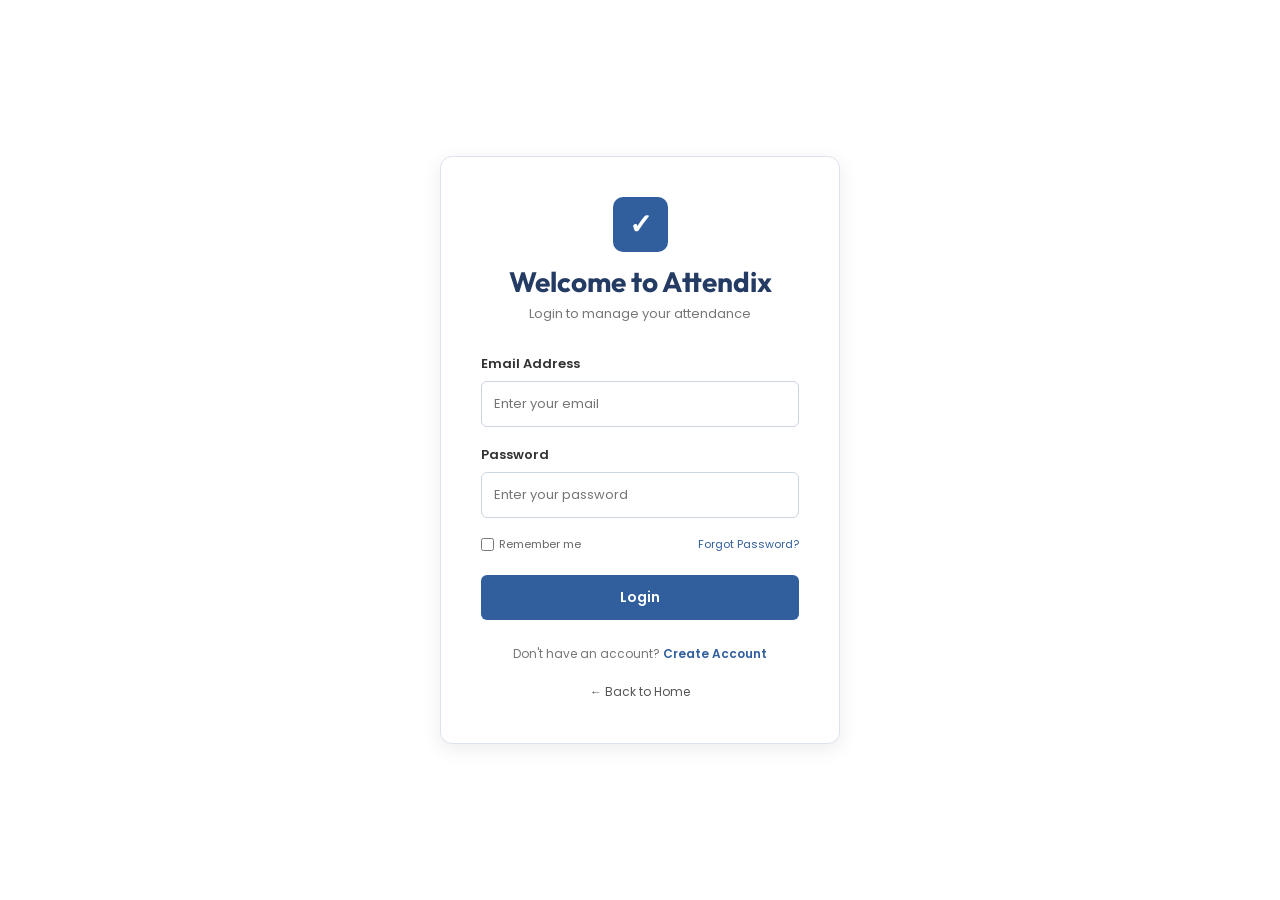
<file: HTML/login.html>
<!DOCTYPE html>
<html lang="en">

<head>

    <meta charset="UTF-8">

    <meta name="viewport" content="width=device-width, initial-scale=1.0">

    <title>Attendix - Login</title>

    <link rel="preconnect" href="https://fonts.googleapis.com">

    <link rel="preconnect" href="https://fonts.gstatic.com" crossorigin>

    <link href="https://fonts.googleapis.com/css2?family=Outfit:wght@400;500;600;700&family=Poppins:wght@300;400;500;600&display=swap" rel="stylesheet">
    <link rel="stylesheet" href="../CSS/login.css">
    <style>

        * {
            margin: 0;
            padding: 0;
            box-sizing: border-box;
        }

        body {
            font-family: 'Poppins', sans-serif;

            background-color: white;

            min-height: 100vh;

            display: flex;
            align-items: center;
            justify-content: center;

            color: #243b64;
        }


        /* ================= LOGIN CONTAINER ================= */

        .login-container {
            width: 400px;

            padding: 40px;

            background-color: white;

            border: 1px solid #dce3eb;

            border-radius: 12px;

            box-shadow: 0 5px 20px rgba(0, 0, 0, 0.08);

            text-align: center;
        }


        /* ================= LOGO ================= */

        .logo-symbol {
            width: 55px;
            height: 55px;

            margin: 0 auto 12px;

            background-color: #315f9e;

            color: white;

            border-radius: 10px;

            display: flex;
            align-items: center;
            justify-content: center;

            font-size: 28px;
            font-weight: bold;
        }

        .login-container h1 {
            font-family: 'Outfit', sans-serif;

            font-size: 28px;

            margin-bottom: 5px;

            color: #243b64;
        }

        .login-container .subtitle {
            color: #777;

            font-size: 13px;

            margin-bottom: 30px;
        }


        /* ================= FORM ================= */

        .form-group {
            text-align: left;

            margin-bottom: 18px;
        }

        .form-group label {
            display: block;

            font-size: 13px;

            font-weight: 600;

            color: #333;

            margin-bottom: 7px;
        }

        .form-group input {
            width: 100%;

            padding: 12px;

            border: 1px solid #ccd5e0;

            border-radius: 6px;

            font-family: 'Poppins', sans-serif;

            font-size: 13px;

            outline: none;
        }

        .form-group input:focus {
            border-color: #315f9e;
        }


        /* ================= OPTIONS ================= */

        .options {
            display: flex;

            justify-content: space-between;

            align-items: center;

            margin-bottom: 22px;

            font-size: 11px;
        }

        .remember {
            display: flex;

            align-items: center;

            gap: 5px;

            color: #666;
        }

        .forgot {
            color: #315f9e;

            text-decoration: none;
        }

        .forgot:hover {
            text-decoration: underline;
        }


        /* ================= LOGIN BUTTON ================= */

        .login-submit {
            width: 100%;

            padding: 12px;

            border: none;

            border-radius: 6px;

            background-color: #315f9e;

            color: white;

            font-family: 'Poppins', sans-serif;

            font-size: 14px;

            font-weight: 600;

            cursor: pointer;
        }

        .login-submit:hover {
            background-color: #243b64;
        }


        /* ================= SIGN UP ================= */

        .signup {
            margin-top: 25px;

            color: #777;

            font-size: 12px;
        }

        .signup a {
            color: #315f9e;

            text-decoration: none;

            font-weight: 600;
        }


        /* ================= BACK BUTTON ================= */

        .back {
            display: inline-block;

            margin-top: 20px;

            color: #555;

            text-decoration: none;

            font-size: 12px;
        }

        .back:hover {
            color: #315f9e;
        }


        /* ================= MOBILE ================= */

        @media (max-width: 500px) {

            .login-container {
                width: 90%;

                padding: 30px 25px;
            }

        }

    </style>

</head>


<body>

    <div class="login-container">

        <div class="logo-symbol">
            ✓
        </div>

        <h1>Welcome to Attendix</h1>

        <p class="subtitle">
            Login to manage your attendance
        </p>


        <form>

            <div class="form-group">

                <label for="email">
                    Email Address
                </label>

                <input
                    type="email"
                    id="email"
                    placeholder="Enter your email"
                    required
                >

            </div>


            <div class="form-group">

                <label for="password">
                    Password
                </label>

                <input
                    type="password"
                    id="password"
                    placeholder="Enter your password"
                    required
                >

            </div>


            <div class="options">

                <label class="remember">

                    <input type="checkbox">

                    Remember me

                </label>

                <a href="#" class="forgot">
                    Forgot Password?
                </a>

            </div>


            <a href="dashboard.html" class="login-submit">
               Login
            </a>

        </form>


        <p class="signup">

            Don't have an account?

            <a href="#">
                Create Account
            </a>

        </p>


        <a href="website.html" class="back">
            ← Back to Home
        </a>

    </div>
    <script src="../JS/app.js" defer></script>
</body>

</html>
</file>
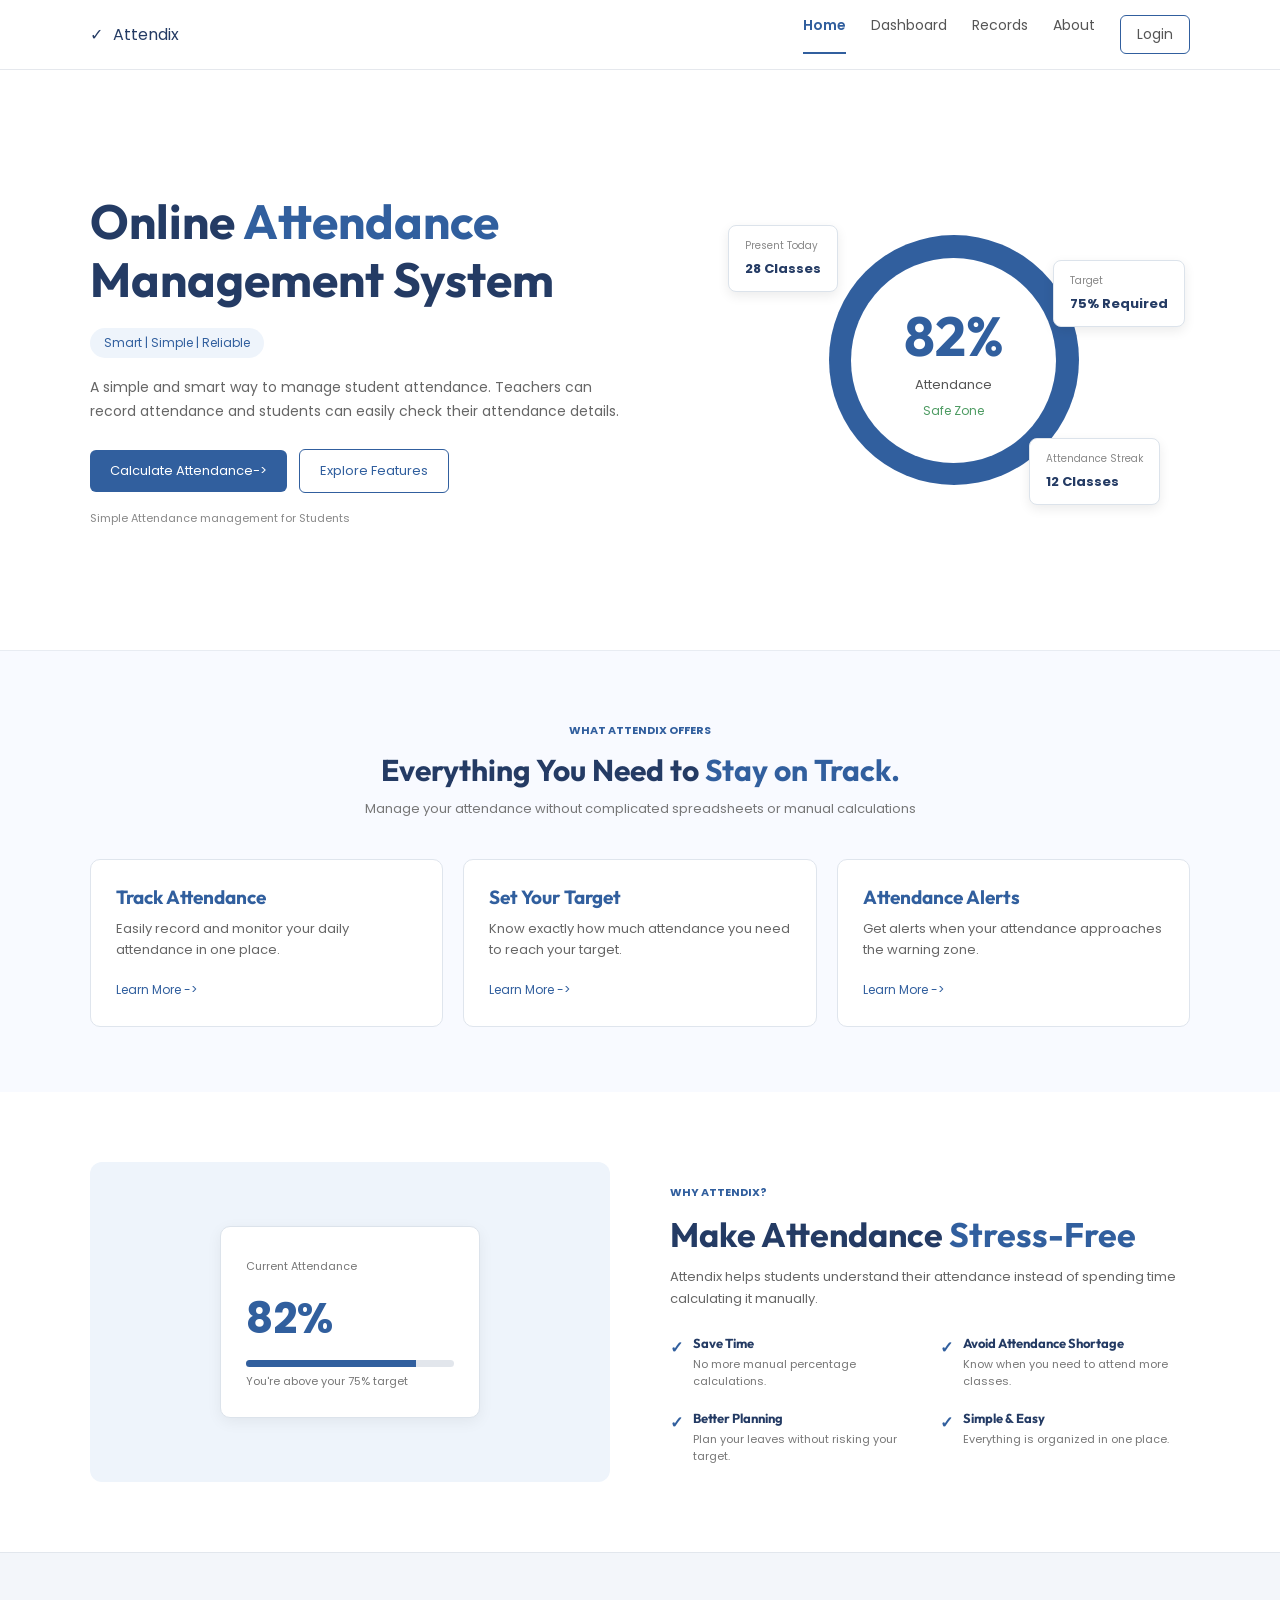
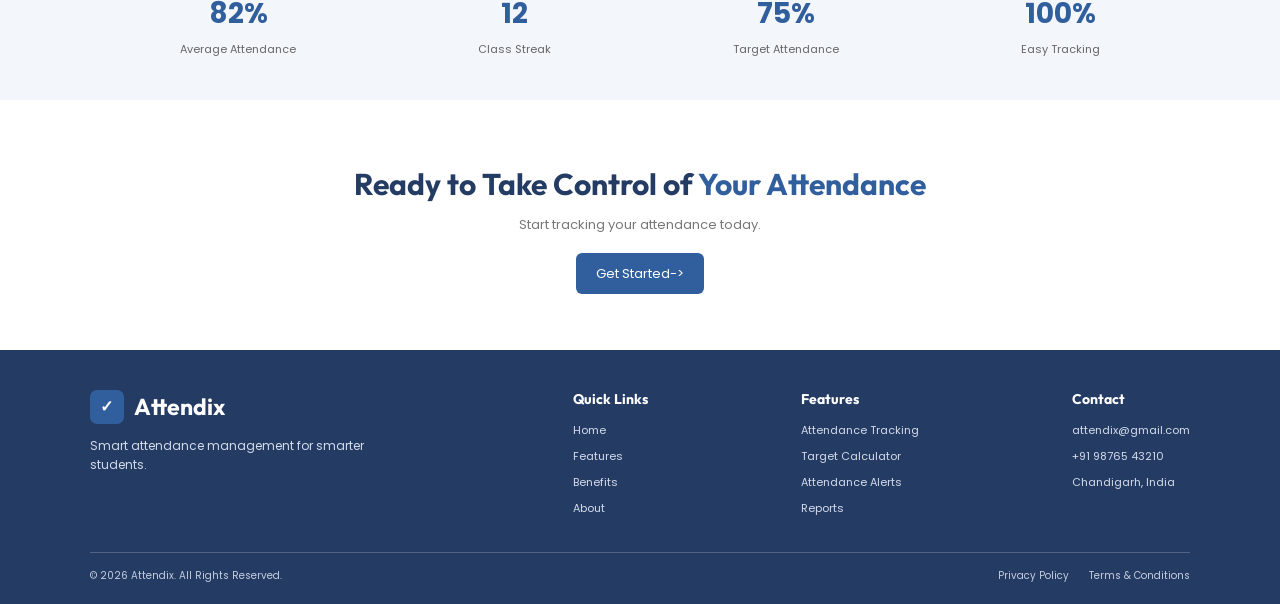
<file: HTML/website.html>
<!DOCTYPE html>
<html lang="en">
<head>
    <meta charset="UTF-8">
    <meta name="viewport" content="width=device-width, initial-scale=1.0">
    <title>Attendance Management System</title>
    <link rel="preconnect" href="https://fonts.googleapis.com">
    <link rel="preconnect" href="https://fonts.gstatic.com" crossorigin>
    <link href="https://fonts.googleapis.com/css2?family=Outfit:wght@400;500;600;700&family=Poppins:wght@300;400;500;600&display=swap" rel="stylesheet">
    <link rel="stylesheet" href="../CSS/stylew.css">
</head>
<body>
    <!-- ================= LOADING PAGE ================= -->

<div class="loader" id="loader">

    <div class="loader-content">

        <div class="loader-logo">✓</div>

        <h2>Attendix</h2>

        <p>Loading Attendance System...</p>

        <div class="loading-bar">
            <div></div>
        </div>

    </div>

</div>
    <nav class="navbar">

    <div class="logo">
        <div class="logo-box">✓</div>
        Attendix
    </div>

    <div class="nav-links">

        <a href="website.html" class="active">Home</a>

        <a href="dashboard.html">Dashboard</a>

        <a href="attendance.html">Records</a>

        <a href="about.html">About</a>

        <a href="login.html" class="login-btn">Login</a>

        

    </div>

</nav>
    <section class="main">
        <div class="main-content">
            <h1>Online <span>Attendance</span> Management System</h1>
            <div class="tag">Smart | Simple | Reliable</div>
            <p>
                A simple and smart way to manage student attendance.
                Teachers can record attendance and students can
                easily check their attendance details.
            </p>
            <div class="main-buttons">
                <a href="#" class="primary-btn">Calculate Attendance-></a>
                <a href="#features" class="secondary-btn">Explore Features</a>
                <p>Simple Attendance management for Students</p>
            </div>

        </div>
        <div class="right-visual">
            <div class="glow"></div>
            <div class="attendance-circle">
                <div class="circle-inner">
                    <span class="percentage">82%</span>
                    <span class="attendance-text">Attendance</span>
                    <span class="safe">Safe Zone</span>
                </div>
            </div>
            <div class="floating-card-one">
                <div>
                    <small>Present Today</small>
                    <strong>28 Classes</strong>
                </div>
            </div>
            <div class="floating-card-two">
                <div>
                    <small>Target</small>
                    <strong>75% Required</strong>
                </div>
            </div>
            <div class="floating-card-three">
                <small>Attendance Streak</small>
                <strong>12 Classes</strong>
            </div>
        </div>
    </section>
    <section class="features" id="features">
        <div class="section-heading">
            <span>WHAT ATTENDIX OFFERS</span>
            <h2>Everything You Need to <strong>Stay on Track.</strong></h2>
            <p>Manage your attendance without complicated spreadsheets or manual calculations</p>
        </div>
        <div class="feature-container">
            <div class="feature-card">
                <h3>Track Attendance</h3>
                <p>Easily record and monitor your daily attendance in one place.</p>
                <a href="#">Learn More -></a>
            </div>
            <div class="feature-card">
                <h3>Set Your Target</h3>
                <p>Know exactly how much attendance you need to reach your target.</p>
                <a href="#">Learn More -></a>
            </div>
            <div class="feature-card">
                <h3>Attendance Alerts</h3>
                <p>Get alerts when your attendance approaches the warning zone.</p>
                <a href="#">Learn More -></a>
            </div>
        </div>
    </section>
    <section class="benefits" id="benefits">
        <div class="benefits-image">
            <div class="benefit-stat">
                <span>Current Attendance</span>
                <strong>82%</strong>
                <div class="progress">
                    <div></div>
                </div>
                <small>You're above your 75% target</small>
            </div>
        </div>
        <div class="benefits-content">
            <span class="section-label">WHY ATTENDIX?</span>
            <h2>Make Attendance <span>Stress-Free</span></h2>
            <p>Attendix helps students understand their attendance instead of spending time calculating it manually.</p>
            <div class="benefit-list">
            <div class="benefit">
                <div class="check">✓</div>
                <div><h3>Save Time</h3>
                    <p>No more manual percentage calculations.</p>
                </div>
            </div>
            <div class="benefit">
                <div class="check">✓</div>
                <div><h3>Avoid Attendance Shortage</h3>
                <p>Know when you need to attend more classes.</p></div>
            </div>
            <div class="benefit">
                <div class="check">✓</div>
                <div><h3>Better Planning</h3>
                    <p>Plan your leaves without risking your target.</p></div>
                </div>
                <div class="benefit">
                    <div class="check">✓</div>
                    <div><h3>Simple & Easy</h3>
                        <p>Everything is organized in one place.</p>
                    </div>
                </div>
            </div>
        </div>
    </section>
    <section class="stats">
        <div class="stat">
            <strong>82%</strong>
            <span>Average Attendance</span>
        </div>
        <div class="stat">
            <strong>12</strong>
            <span>Class Streak</span>
        </div>
        <div class="stat">
            <strong>75%</strong>
            <span>Target Attendance</span>
        </div>
        <div class="stat">
            <strong>100%</strong>
            <span>Easy Tracking</span>
        </div>
    </section>
    <section class="cta">
        <h2>
            Ready to Take Control of <span>Your Attendance</span>
        </h2>
        <p>Start tracking your attendance today.</p>
        <a href="#" class="primary-btn">
            Get Started->
        </a>
    </section>
    <footer id="contact">
        <div class="footer-main">
            <div class="footer-brand">
                <div class="logo">
                    <div class="logo-symbol">✓</div>
                    <span>Attendix</span>
                </div>
                <p>Smart attendance management for smarter students.</p>
            </div>
            <div class="footer-column">
                <h3>Quick Links</h3>
                <a href="#">Home</a>
                <a href="#features">Features</a>
                <a href="#benefits">Benefits</a>
                <a href="#about">About</a>
            </div>
            <div class="footer-column">
                <h3>Features</h3>
                <a href="#">Attendance Tracking</a>
                <a href="#">Target Calculator</a>
                <a href="#">Attendance Alerts</a>
                <a href="#">Reports</a>
            </div>
            <div class="footer-column">
                <h3>Contact</h3>
                <a href="#">attendix@gmail.com</a>
                <a href="#">+91 98765 43210</a>
                <a href="#">Chandigarh, India</a>
            </div>
        </div>
        <div class="footer-bottom">
            <p>©️ 2026 Attendix. All Rights Reserved.</p>
            <div>
                <a href="#">Privacy Policy</a>
                <a href="#">Terms & Conditions</a>
            </div>
        </div>
    </footer>
    <script src="../JS/app.js" defer></script>
</body>

</html>
</file>
<file: CSS/login.css>
.login-submit {
    display: block;
    width: 100%;
    padding: 12px;
    background-color: #315f9e;
    color: white;
    text-decoration: none;
    text-align: center;
    border-radius: 6px;
    font-size: 14px;
    font-weight: 600;
    font-family: 'Poppins', sans-serif;
    cursor: pointer;
}

.login-submit:hover {
    background-color: #243b64;
}
</file>
<file: CSS/stylew.css>
/* ================= BASIC ================= */

* {
    margin: 0;
    padding: 0;
    box-sizing: border-box;
}

html {
    scroll-behavior: smooth;
}

body {
    font-family: 'Poppins', sans-serif;
    background-color: white;
    color: #243b64;
}

h1, h2, h3, .logo span {
    font-family: 'Outfit', sans-serif;
}


/* ================= NAVBAR ================= */

.navbar {
    height: 70px;
    padding: 0 7%;

    display: flex;
    align-items: center;
    justify-content: space-between;

    background-color: white;

    border-bottom: 1px solid #e5e8ed;
}

.logo {
    display: flex;
    align-items: center;
    gap: 10px;
}

.logo span {
    font-size: 23px;
    font-weight: bold;
    color: #243b64;
}

.logo-symbol {
    width: 34px;
    height: 34px;

    background-color: #315f9e;

    border-radius: 7px;

    display: flex;
    align-items: center;
    justify-content: center;

    color: white;
    font-weight: bold;
}

.nav-links {
    display: flex;
    gap: 25px;

    list-style: none;
}

.nav-links a {
    text-decoration: none;
    color: #555;

    font-size: 14px;
}

.nav-links a:hover {
    color: #315f9e;
}
.nav-links a.active {
    color: #315f9e;
    font-weight: 600;
    border-bottom: 2px solid #315f9e;
    padding-bottom: 5px;
}



.nav-buttons {
    display: flex;
    gap: 10px;
}

.login-btn,
.nav-start {
    text-decoration: none;

    padding: 8px 16px;

    border-radius: 6px;

    font-size: 13px;
}

.login-btn {
    color: #315f9e;

    border: 1px solid #315f9e;
}

.nav-start {
    color: white;

    background-color: #315f9e;
}

.login-btn:hover {
    background-color: #f1f5fb;
}

.nav-start:hover {
    background-color: #243b64;
}


/* ================= MAIN SECTION ================= */

.main {
    min-height: 580px;

    padding: 60px 7%;

    display: flex;
    align-items: center;

    gap: 50px;

    background-color: white;
}

.main-content {
    width: 55%;
}

.main h1 {
    font-size: 48px;
    line-height: 1.2;

    margin-bottom: 20px;

    color: #243b64;
}

.main h1 span {
    color: #315f9e;
}

.tag {
    display: inline-block;

    padding: 6px 14px;

    border-radius: 20px;

    background-color: #eef4fb;

    color: #315f9e;

    font-size: 12px;

    margin-bottom: 18px;
}

.main-content > p {
    color: #666;

    max-width: 550px;

    line-height: 1.7;

    font-size: 14px;

    margin-bottom: 25px;
}


/* ================= MAIN BUTTONS ================= */

.main-buttons {
    display: flex;
    align-items: center;

    gap: 12px;

    flex-wrap: wrap;
}

.primary-btn,
.secondary-btn {
    padding: 11px 20px;

    text-decoration: none;

    border-radius: 6px;

    font-size: 13px;
}

.primary-btn {
    background-color: #315f9e;
    color: white;
}

.primary-btn:hover {
    background-color: #243b64;
}

.secondary-btn {
    border: 1px solid #315f9e;

    color: #315f9e;
}

.secondary-btn:hover {
    background-color: #eef4fb;
}

.main-buttons p {
    width: 100%;

    color: #888;

    font-size: 11px;

    margin-top: 5px;
}


/* ================= RIGHT VISUAL ================= */

.right-visual {
    width: 45%;

    height: 400px;

    position: relative;

    display: flex;

    align-items: center;

    justify-content: center;
}


/* Attendance Circle */

.attendance-circle {
    width: 250px;
    height: 250px;

    border-radius: 50%;

    background-color: #315f9e;

    display: flex;

    align-items: center;
    justify-content: center;
}

.circle-inner {
    width: 205px;
    height: 205px;

    border-radius: 50%;

    background-color: white;

    display: flex;

    flex-direction: column;

    align-items: center;
    justify-content: center;

    text-align: center;
}

.percentage {
    font-family: 'Outfit', sans-serif;

    font-size: 55px;

    font-weight: bold;

    color: #315f9e;
}

.attendance-text {
    color: #555;

    font-size: 13px;

    margin-top: 5px;
}

.safe {
    color: #4d9b62;

    font-size: 12px;

    margin-top: 7px;
}


/* ================= FLOATING CARDS ================= */

.floating-card-one,
.floating-card-two,
.floating-card-three {
    position: absolute;

    background-color: white;

    border: 1px solid #dce3eb;

    padding: 12px 16px;

    border-radius: 8px;

    box-shadow: 0 4px 12px rgba(0, 0, 0, 0.08);
}

.floating-card-one {
    left: 10px;
    top: 65px;
}

.floating-card-two {
    right: 5px;
    top: 100px;
}

.floating-card-three {
    right: 30px;
    bottom: 55px;
}

.floating-card-one small,
.floating-card-two small,
.floating-card-three small {
    display: block;

    color: #888;

    font-size: 10px;
}

.floating-card-one strong,
.floating-card-two strong,
.floating-card-three strong {
    display: block;

    margin-top: 5px;

    font-size: 13px;

    color: #243b64;
}


/* ================= FEATURES ================= */

.features {
    padding: 65px 7%;

    background-color: #f8faff;

    border-top: 1px solid #e8ecf2;
}

.section-heading {
    text-align: center;

    margin-bottom: 40px;
}

.section-heading > span {
    color: #315f9e;

    font-size: 11px;

    font-weight: bold;
}

.section-heading h2 {
    margin: 10px 0;

    font-size: 30px;

    color: #243b64;
}

.section-heading strong {
    color: #315f9e;
}

.section-heading p {
    color: #777;

    font-size: 13px;
}


/* Feature Cards */

.feature-container {
    display: flex;

    gap: 20px;
}

.feature-card {
    flex: 1;

    padding: 25px;

    background-color: white;

    border: 1px solid #dfe5ed;

    border-radius: 10px;
}

.feature-card:hover {
    border-color: #315f9e;
}

.feature-card h3 {
    color: #315f9e;

    margin-bottom: 10px;

    font-size: 19px;
}

.feature-card p {
    color: #666;

    font-size: 13px;

    line-height: 1.6;

    margin-bottom: 15px;
}

.feature-card a {
    color: #315f9e;

    text-decoration: none;

    font-size: 12px;
}


/* ================= BENEFITS ================= */

.benefits {
    padding: 70px 7%;

    display: flex;

    align-items: center;

    gap: 60px;

    background-color: white;
}

.benefits-image {
    width: 50%;

    height: 320px;

    display: flex;

    align-items: center;

    justify-content: center;

    background-color: #eef4fb;

    border-radius: 12px;
}

.benefit-stat {
    width: 260px;

    padding: 25px;

    background-color: white;

    border: 1px solid #dce3eb;

    border-radius: 10px;

    box-shadow: 0 4px 15px rgba(0, 0, 0, 0.06);
}

.benefit-stat span,
.benefit-stat small {
    color: #777;

    font-size: 11px;
}

.benefit-stat strong {
    display: block;

    color: #315f9e;

    font-size: 42px;

    margin: 10px 0;
}


/* Progress */

.progress {
    height: 7px;

    background-color: #e2e6ec;

    border-radius: 10px;

    overflow: hidden;
}

.progress div {
    width: 82%;

    height: 100%;

    background-color: #315f9e;
}


/* Benefits Content */

.benefits-content {
    width: 50%;
}

.section-label {
    color: #315f9e;

    font-size: 11px;

    font-weight: bold;
}

.benefits-content h2 {
    font-size: 34px;

    margin: 10px 0;
}

.benefits-content h2 span {
    color: #315f9e;
}

.benefits-content > p {
    color: #666;

    line-height: 1.7;

    font-size: 13px;
}


/* Benefit List */

.benefit-list {
    margin-top: 25px;

    display: grid;

    grid-template-columns: 1fr 1fr;

    gap: 20px;
}

.benefit {
    display: flex;

    gap: 10px;
}

.check {
    color: #315f9e;

    font-weight: bold;
}

.benefit h3 {
    font-size: 13px;

    color: #243b64;
}

.benefit p {
    color: #777;

    font-size: 11px;

    margin-top: 5px;
}


/* ================= STATS ================= */

.stats {
    padding: 40px 7%;

    display: flex;

    justify-content: space-around;

    text-align: center;

    background-color: #f3f6fa;

    border-top: 1px solid #e2e7ed;
}

.stat strong {
    display: block;

    color: #315f9e;

    font-size: 28px;
}

.stat span {
    color: #666;

    font-size: 11px;
}


/* ================= CTA ================= */

.cta {
    padding: 65px 10%;

    text-align: center;

    background-color: white;
}

.cta h2 {
    font-size: 30px;

    color: #243b64;
}

.cta h2 span {
    color: #315f9e;
}

.cta p {
    color: #777;

    margin: 12px 0 25px;

    font-size: 13px;
}


/* ================= FOOTER ================= */

footer {
    padding: 40px 7% 20px;

    background-color: #243b64;

    color: white;
}

.footer-main {
    display: flex;

    justify-content: space-between;

    gap: 40px;
}

.footer-brand {
    width: 30%;
}

.footer-brand .logo span {
    color: white;
}

.footer-brand p {
    color: #d4dbea;

    font-size: 12px;

    margin-top: 12px;

    line-height: 1.6;
}

.footer-column {
    display: flex;

    flex-direction: column;

    gap: 9px;
}

.footer-column h3 {
    font-size: 14px;

    margin-bottom: 5px;
}

.footer-column a {
    color: #d4dbea;

    text-decoration: none;

    font-size: 11px;
}

.footer-column a:hover {
    color: white;
}

.footer-bottom {
    border-top: 1px solid #536481;

    margin-top: 35px;

    padding-top: 15px;

    display: flex;

    justify-content: space-between;
}

.footer-bottom p,
.footer-bottom a {
    color: #c5cede;

    font-size: 10px;

    text-decoration: none;
}

.footer-bottom div {
    display: flex;

    gap: 20px;
}


/* ================= RESPONSIVE ================= */

@media (max-width: 800px) {

    .nav-links {
        display: none;
    }

    .main {
        flex-direction: column;

        text-align: center;
    }

    .main-content,
    .right-visual {
        width: 100%;
    }

    .main-content > p {
        margin-left: auto;
        margin-right: auto;
    }

    .main-buttons {
        justify-content: center;
    }

    .feature-container,
    .benefits {
        flex-direction: column;
    }

    .benefits-image,
    .benefits-content {
        width: 100%;
    }

    .stats {
        flex-wrap: wrap;

        gap: 25px;
    }

    .footer-main {
        flex-wrap: wrap;
    }

    .footer-brand {
        width: 100%;
    }
}


/* ================= SMALL SCREEN ================= */

@media (max-width: 500px) {

    .navbar {
        padding: 0 5%;
    }

    .nav-buttons {
        display: none;
    }

    .main {
        padding: 45px 5%;
    }

    .main h1 {
        font-size: 35px;
    }

    .right-visual {
        height: 350px;
    }

    .attendance-circle {
        width: 210px;
        height: 210px;
    }

    .circle-inner {
        width: 170px;
        height: 170px;
    }

    .percentage {
        font-size: 45px;
    }

    .floating-card-one {
        left: 0;
    }

    .floating-card-two {
        right: 0;
    }

    .benefit-list {
        grid-template-columns: 1fr;
    }

    .footer-main {
        flex-direction: column;
    }

    .footer-brand {
        width: 100%;
    }
}
/* ================= LOADING PAGE ================= */

.loader {
    position: fixed;

    top: 0;
    left: 0;

    width: 100%;
    height: 100vh;

    background-color: white;

    display: flex;
    align-items: center;
    justify-content: center;

    z-index: 9999;

    animation: hideLoader 0.5s ease 2s forwards;
}

.loader-content {
    text-align: center;
}

.loader-logo {
    width: 60px;
    height: 60px;

    margin: auto;
    margin-bottom: 15px;

    background-color: #315f9e;

    color: white;

    border-radius: 12px;

    display: flex;
    align-items: center;
    justify-content: center;

    font-size: 30px;
    font-weight: bold;

    animation: logoMove 1s ease-in-out infinite;
}

.loader h2 {
    color: #243b64;

    font-size: 30px;

    margin-bottom: 5px;
}

.loader p {
    color: #777;

    font-size: 13px;

    margin-bottom: 20px;
}


/* Loading Bar */

.loading-bar {
    width: 220px;
    height: 5px;

    margin: auto;

    background-color: #e5eaf0;

    border-radius: 10px;

    overflow: hidden;
}

.loading-bar div {
    width: 0%;
    height: 100%;

    background-color: #315f9e;

    animation: loading 2s ease forwards;
}


/* ================= ANIMATIONS ================= */

@keyframes loading {

    from {
        width: 0%;
    }

    to {
        width: 100%;
    }

}

@keyframes logoMove {

    0% {
        transform: scale(1);
    }

    50% {
        transform: scale(1.08);
    }

    100% {
        transform: scale(1);
    }

}

@keyframes hideLoader {

    from {
        opacity: 1;
    }

    to {
        opacity: 0;
        visibility: hidden;
    }

}
</file>
